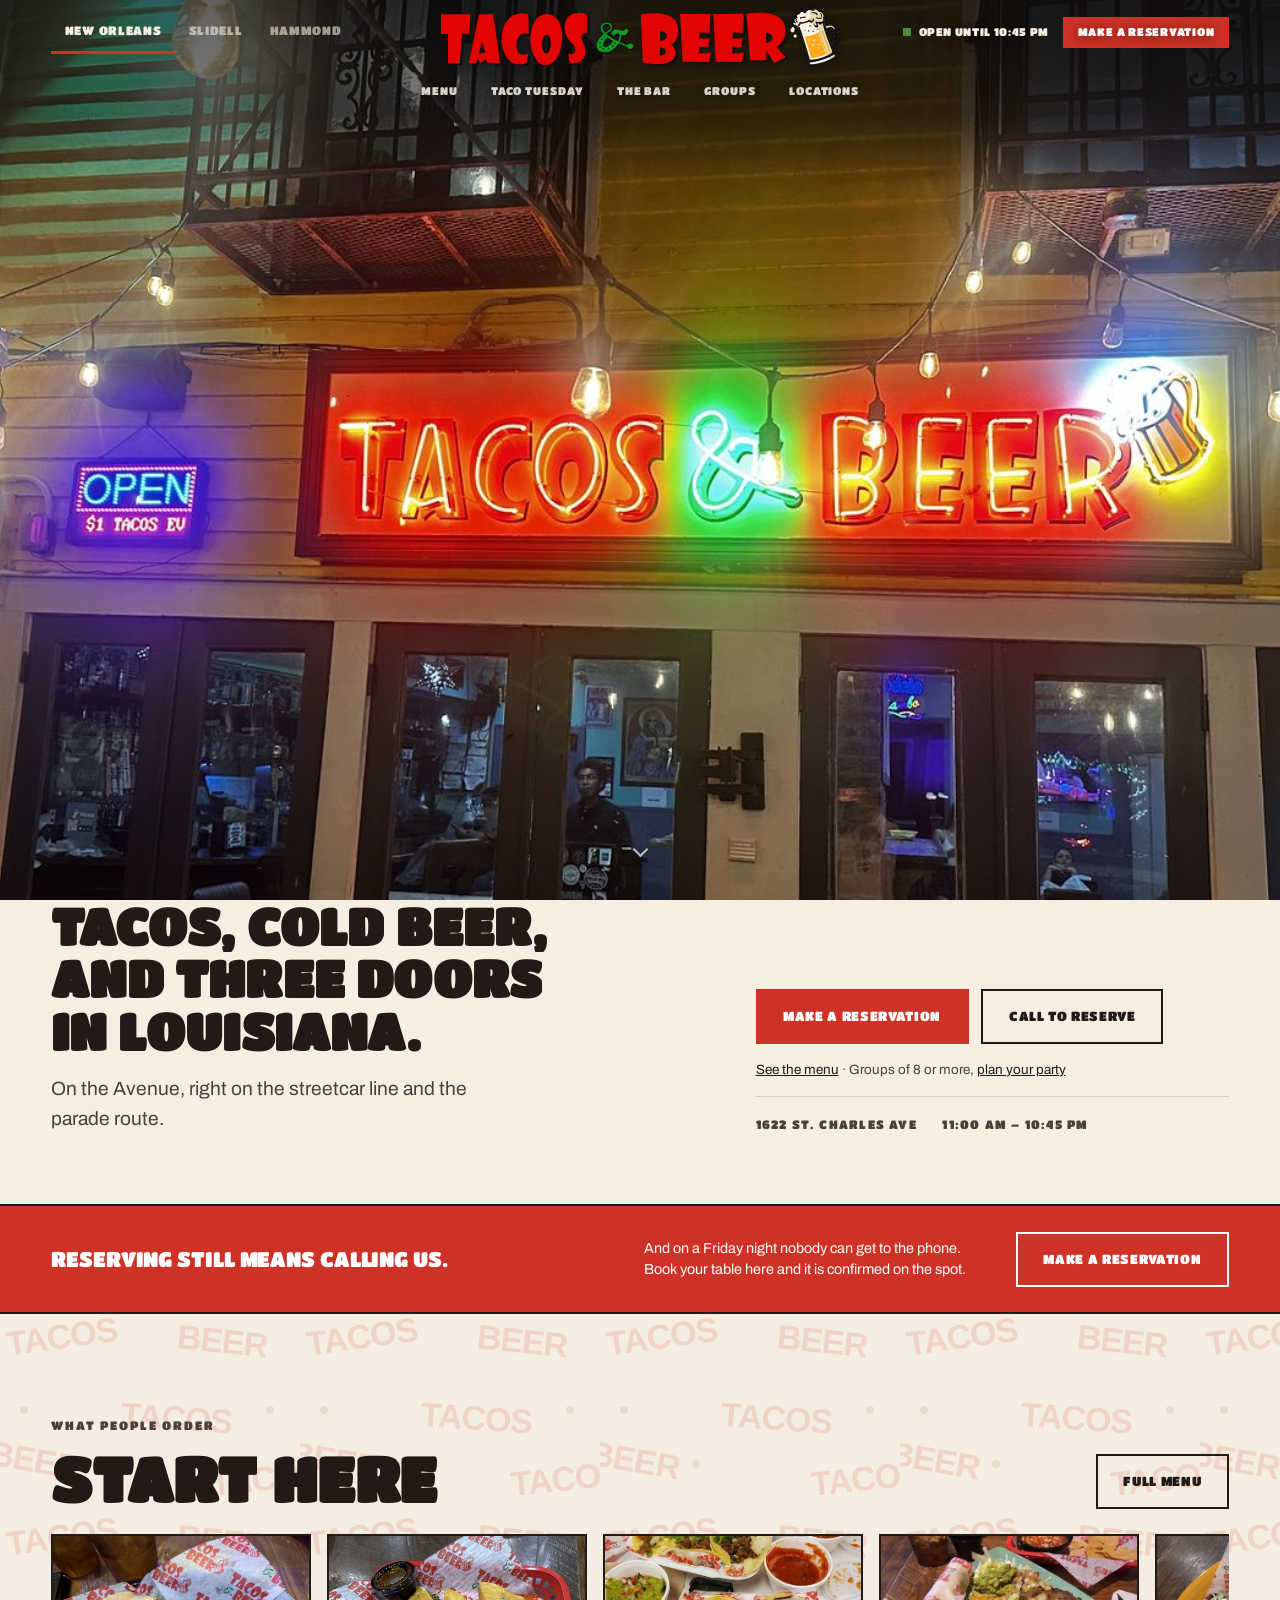
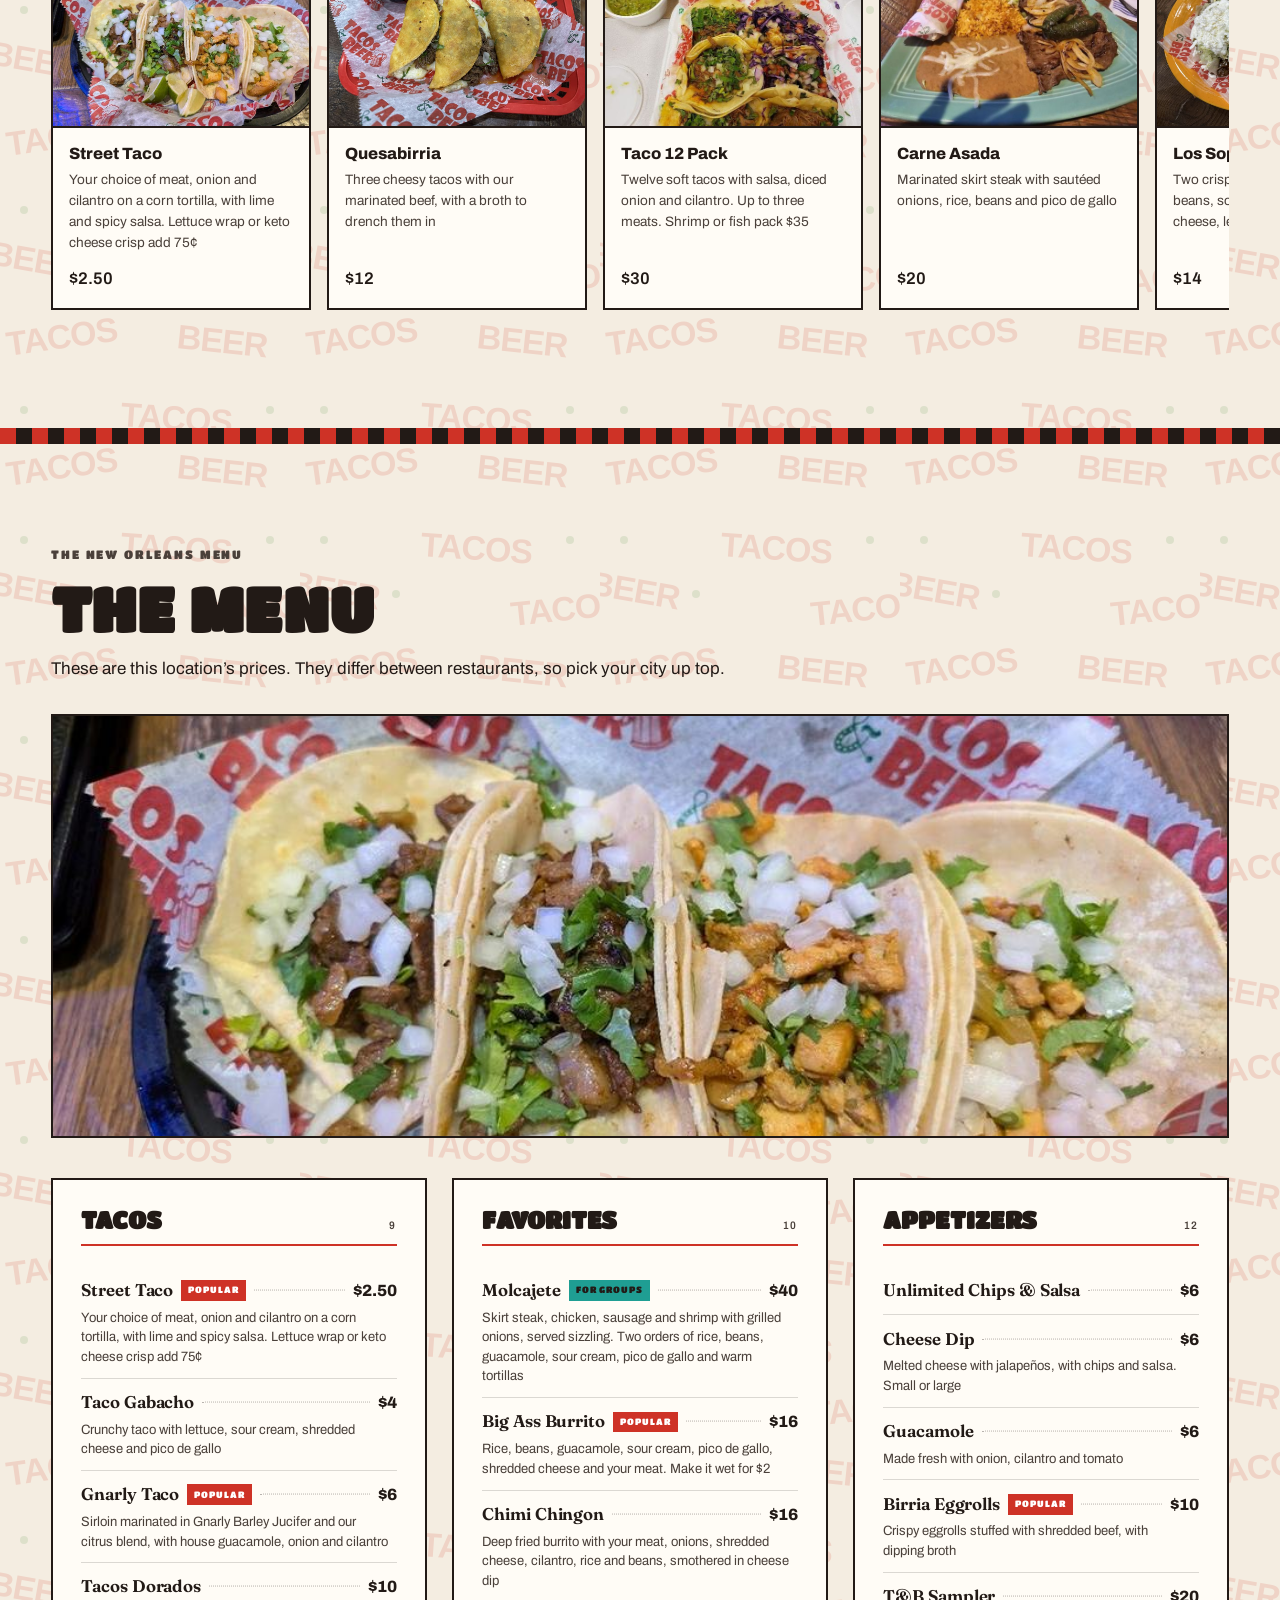
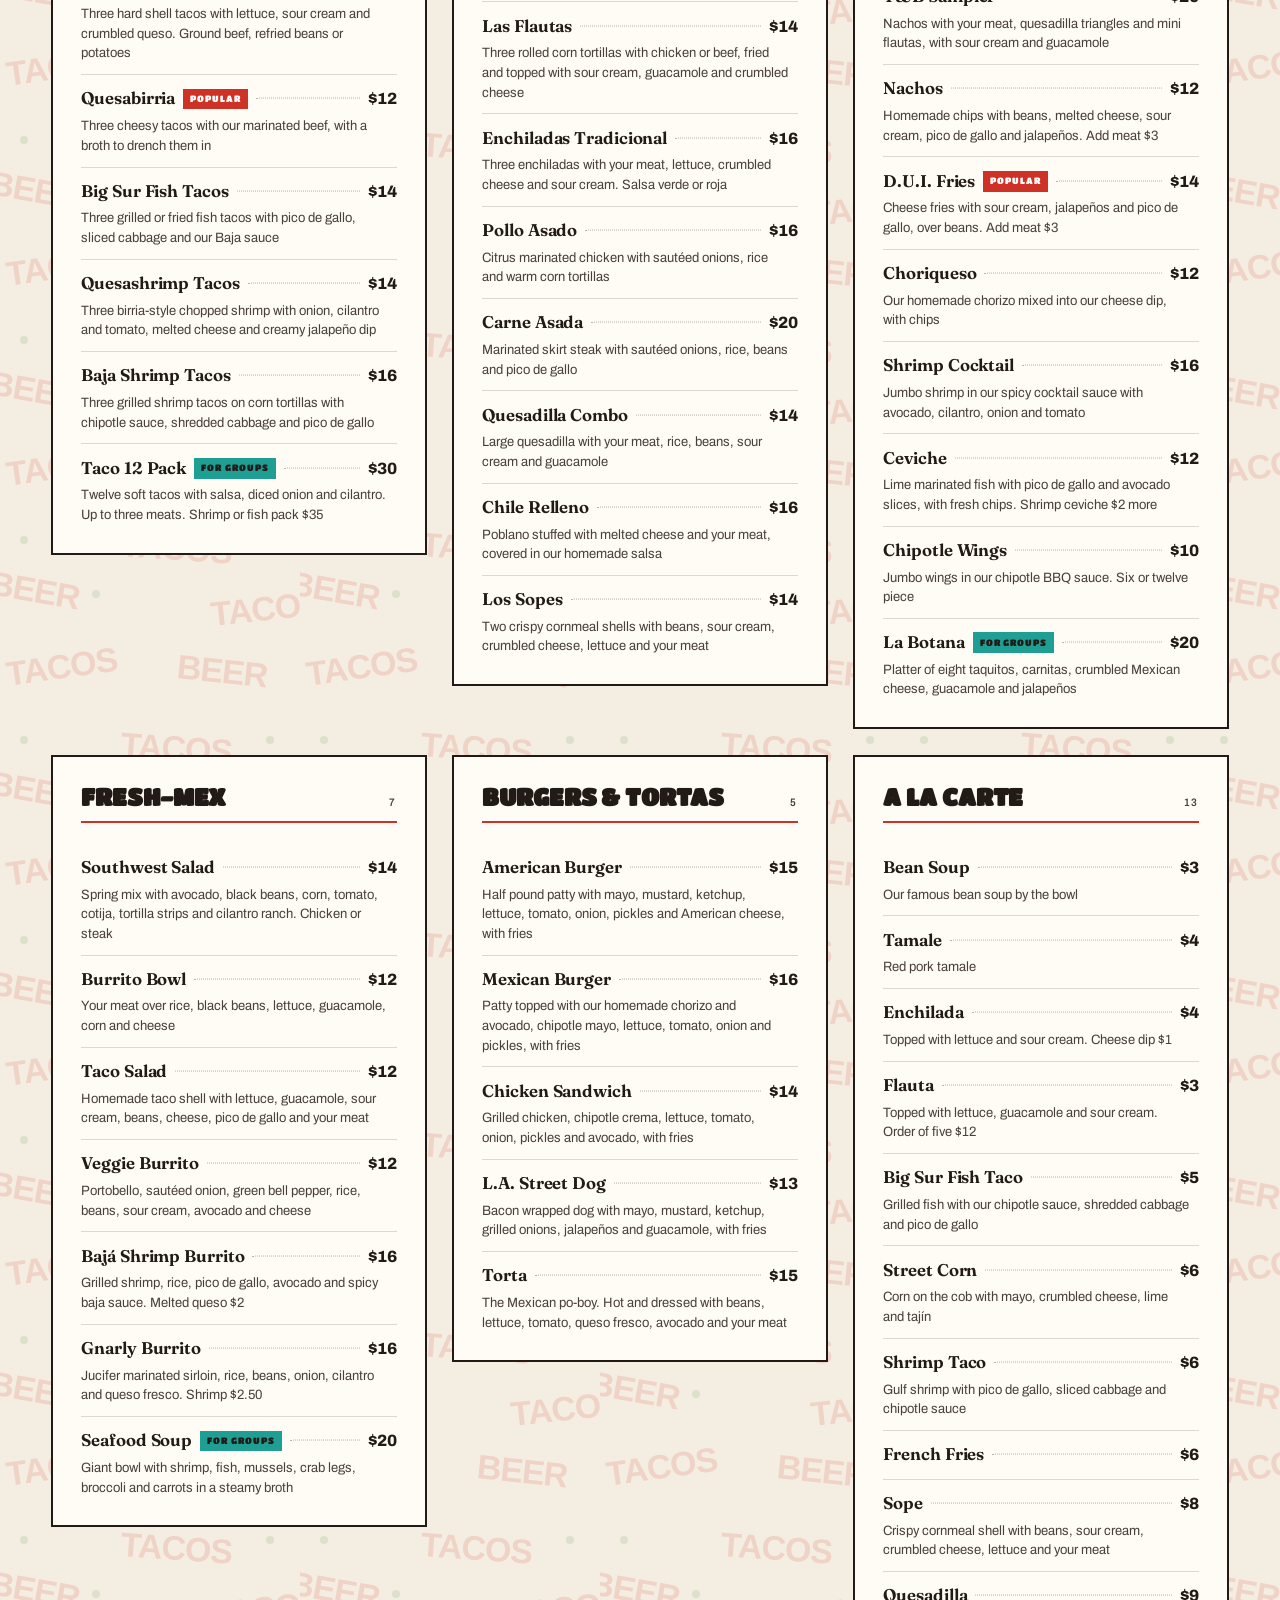
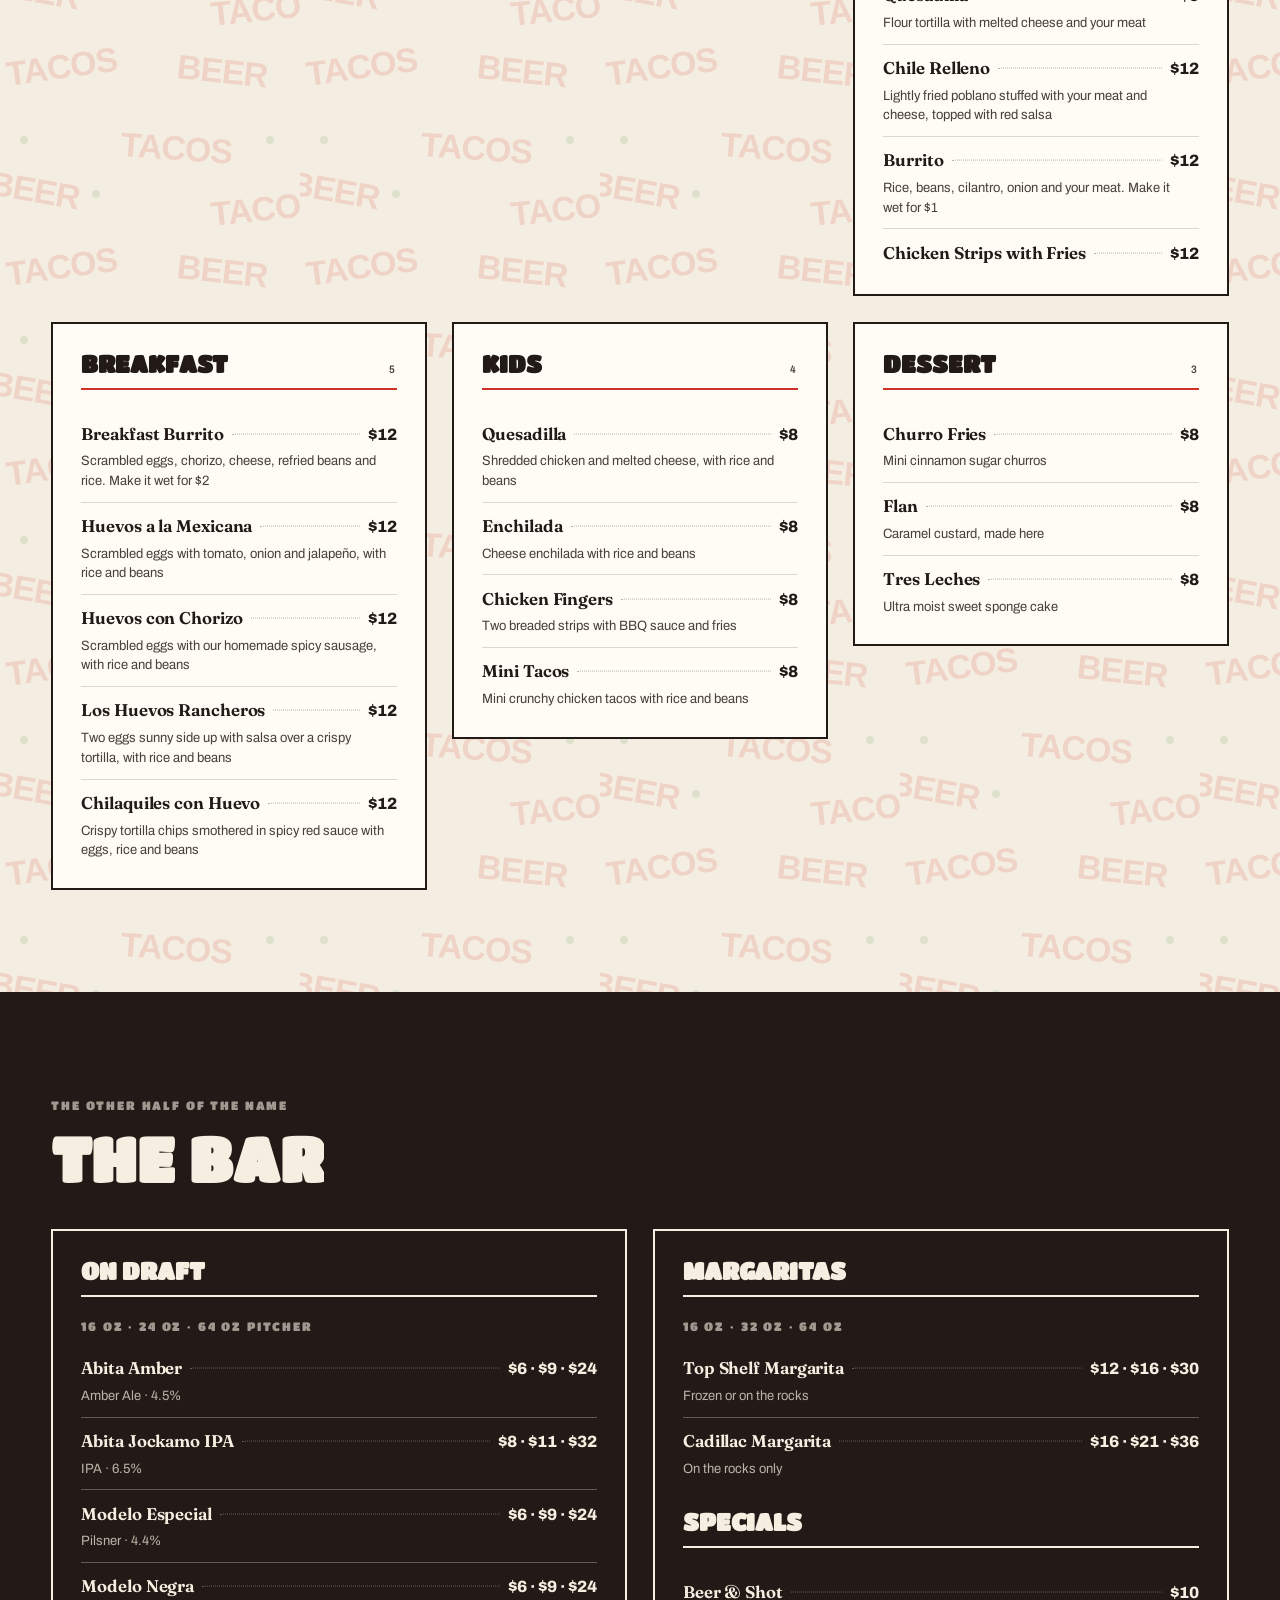
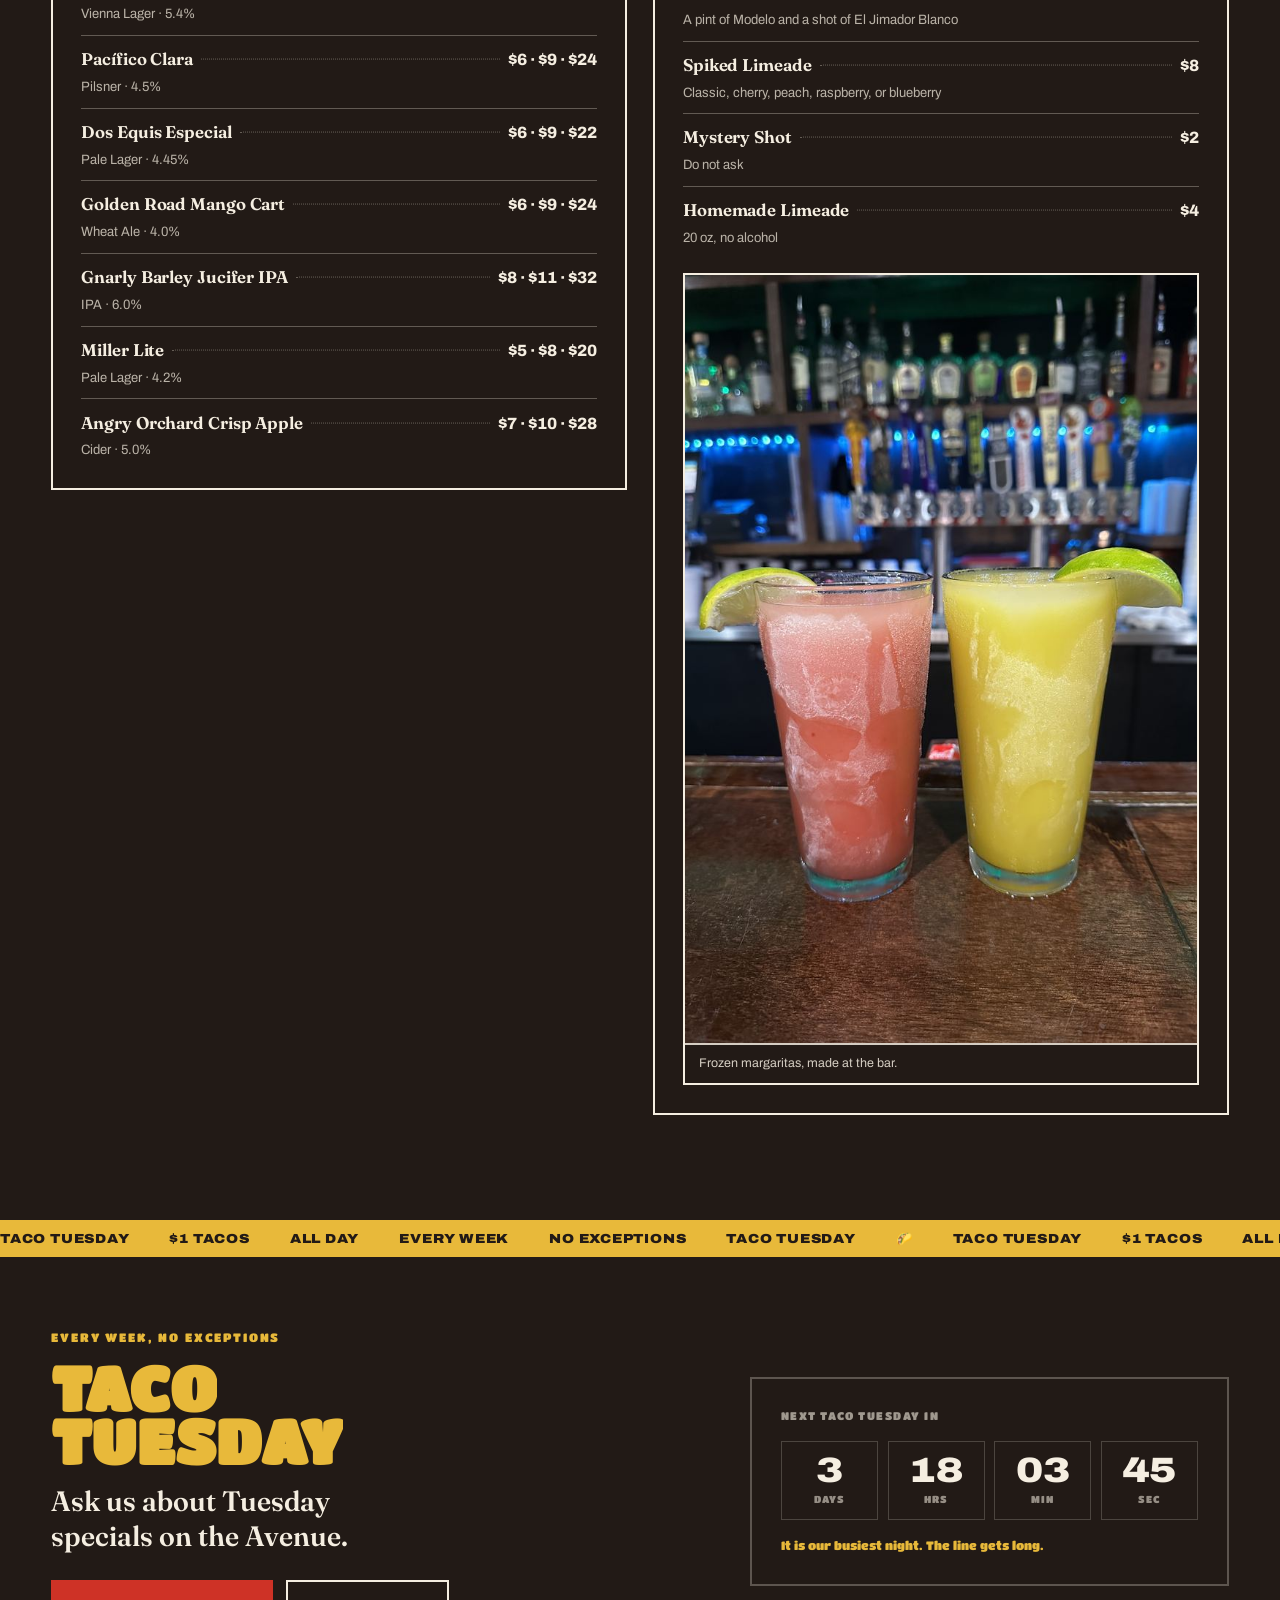
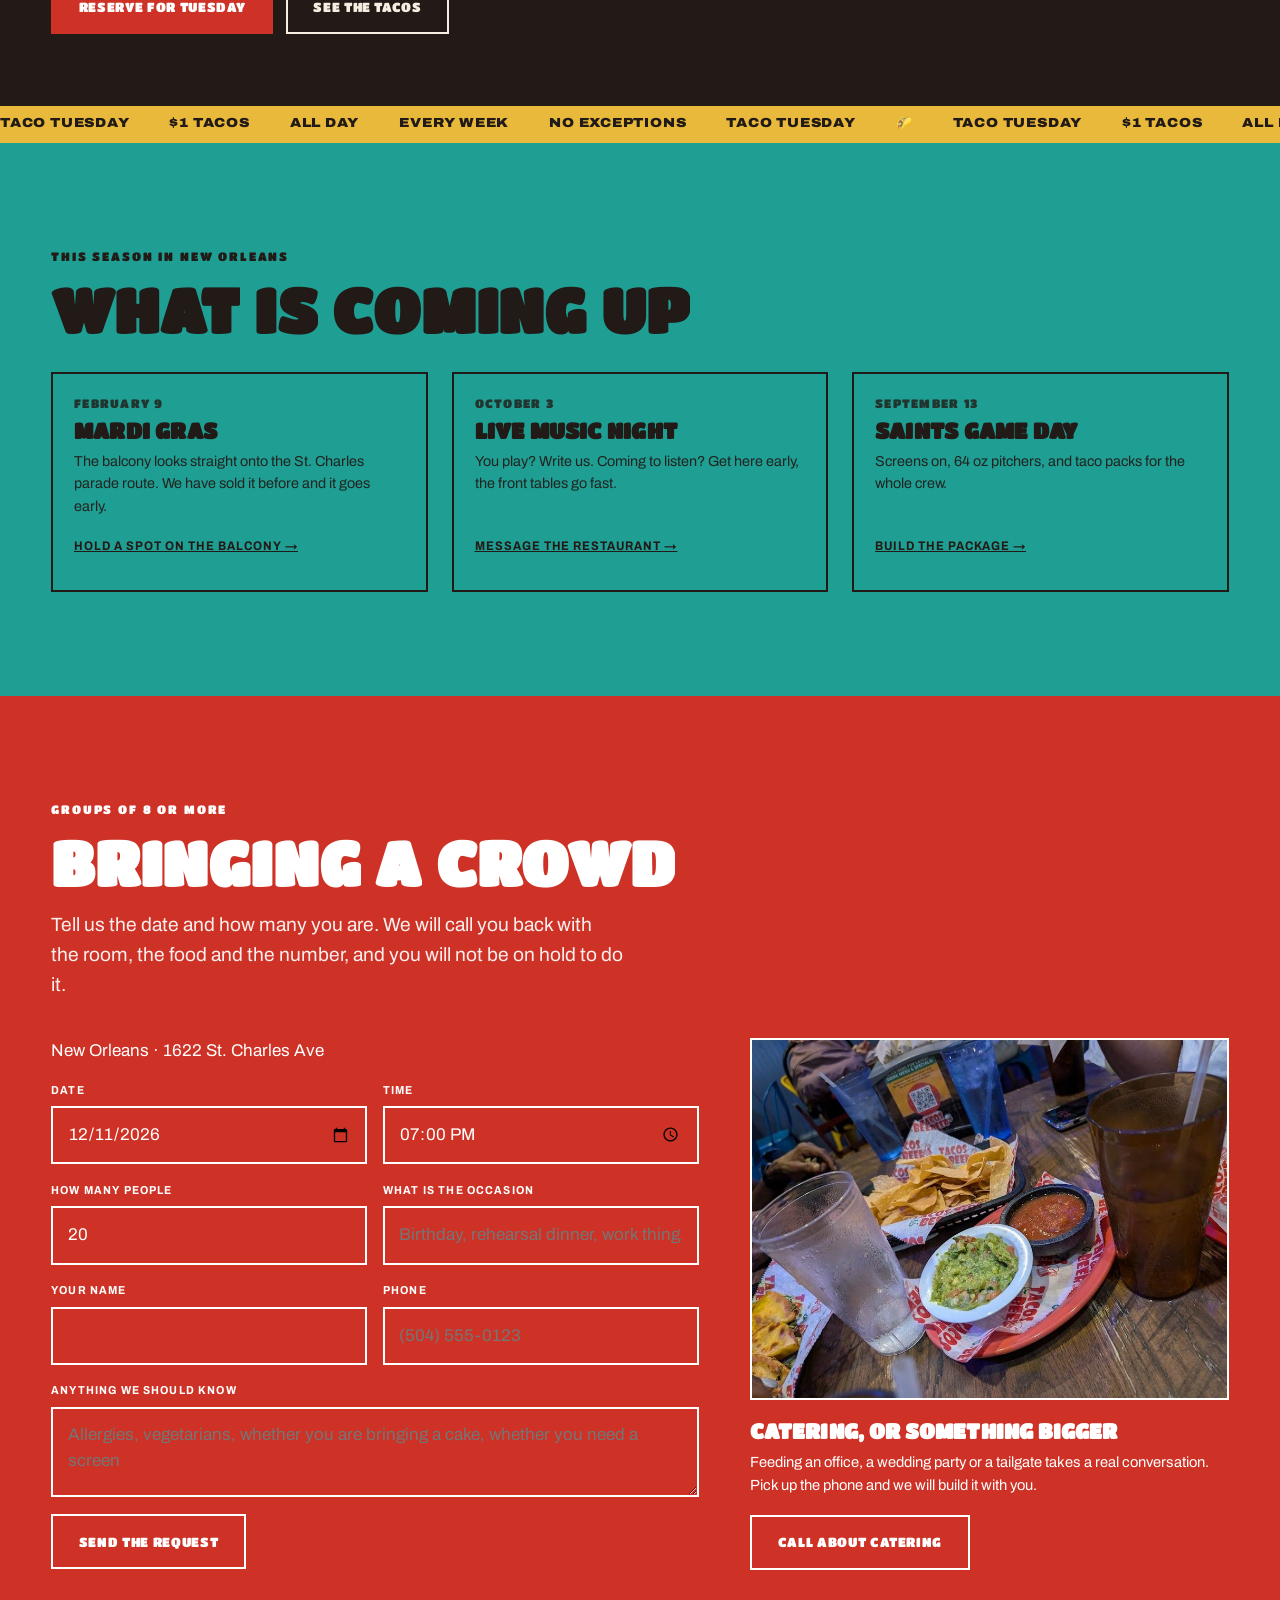
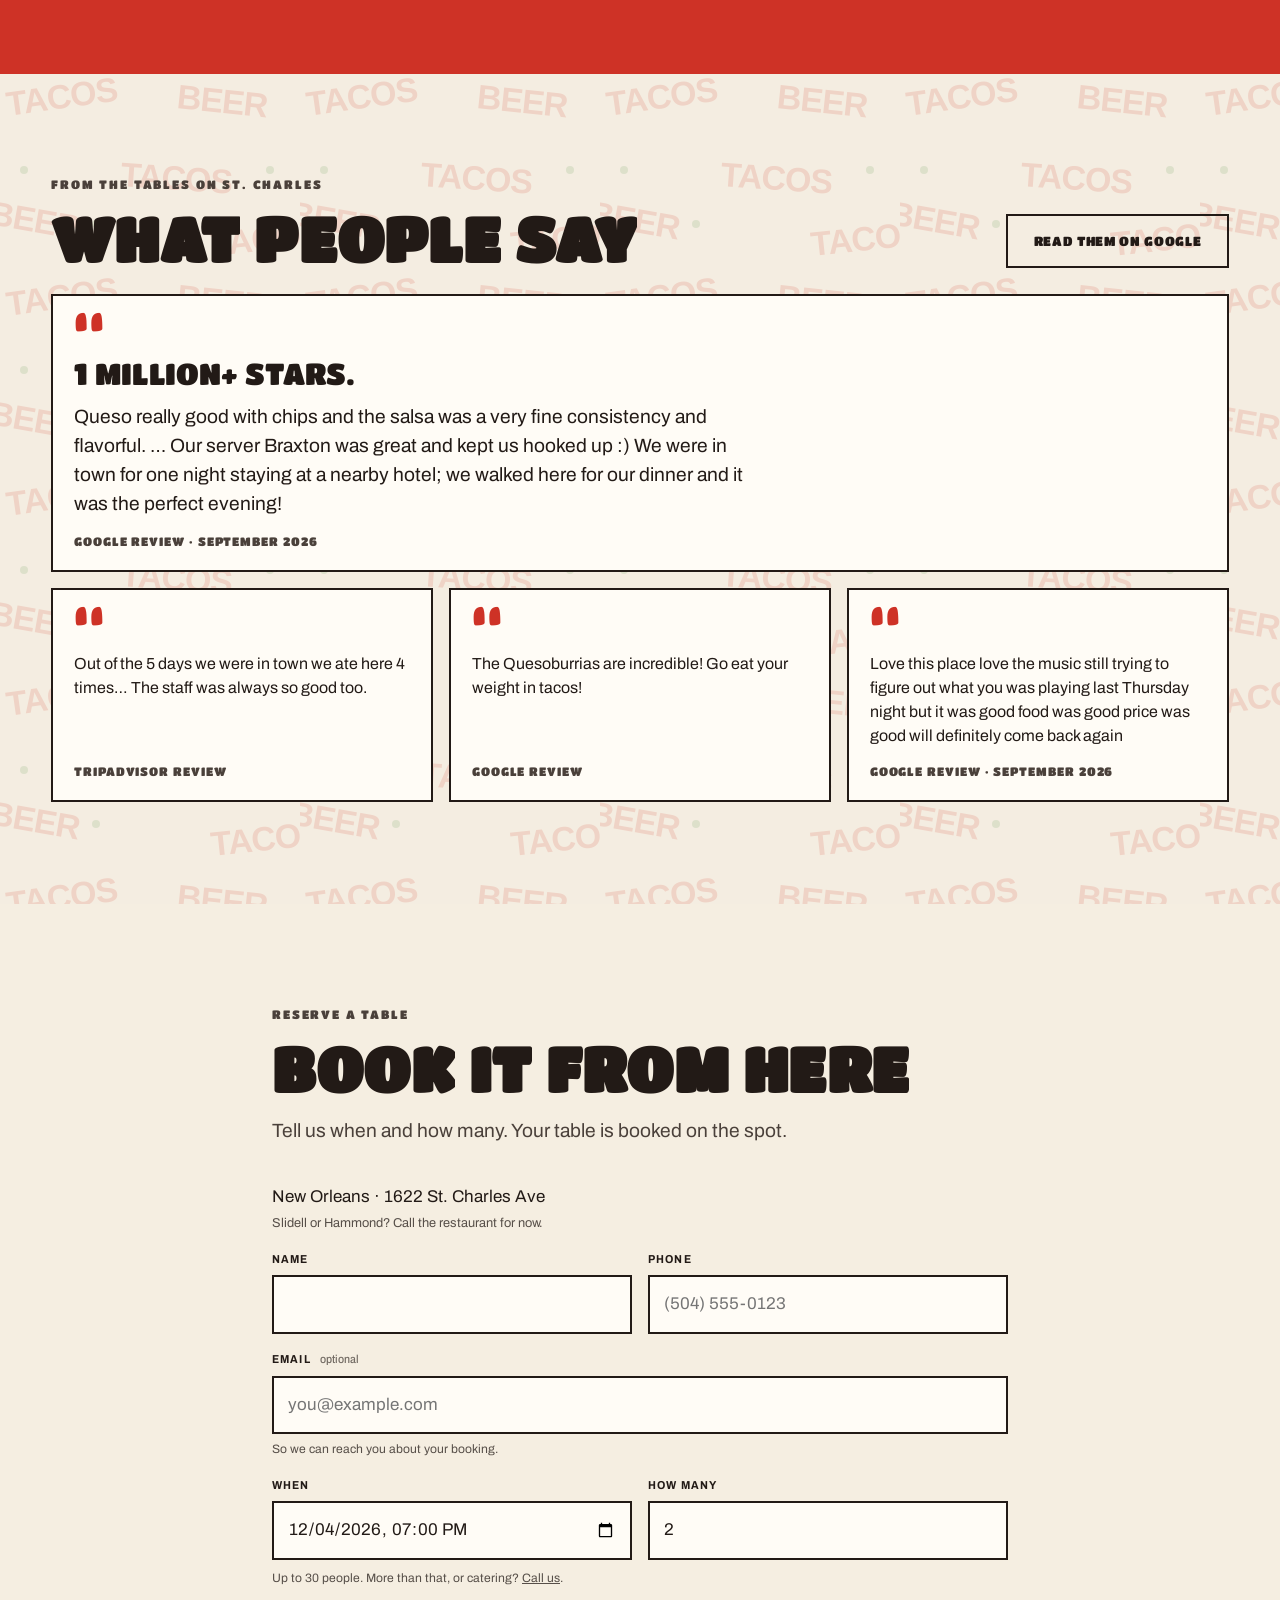
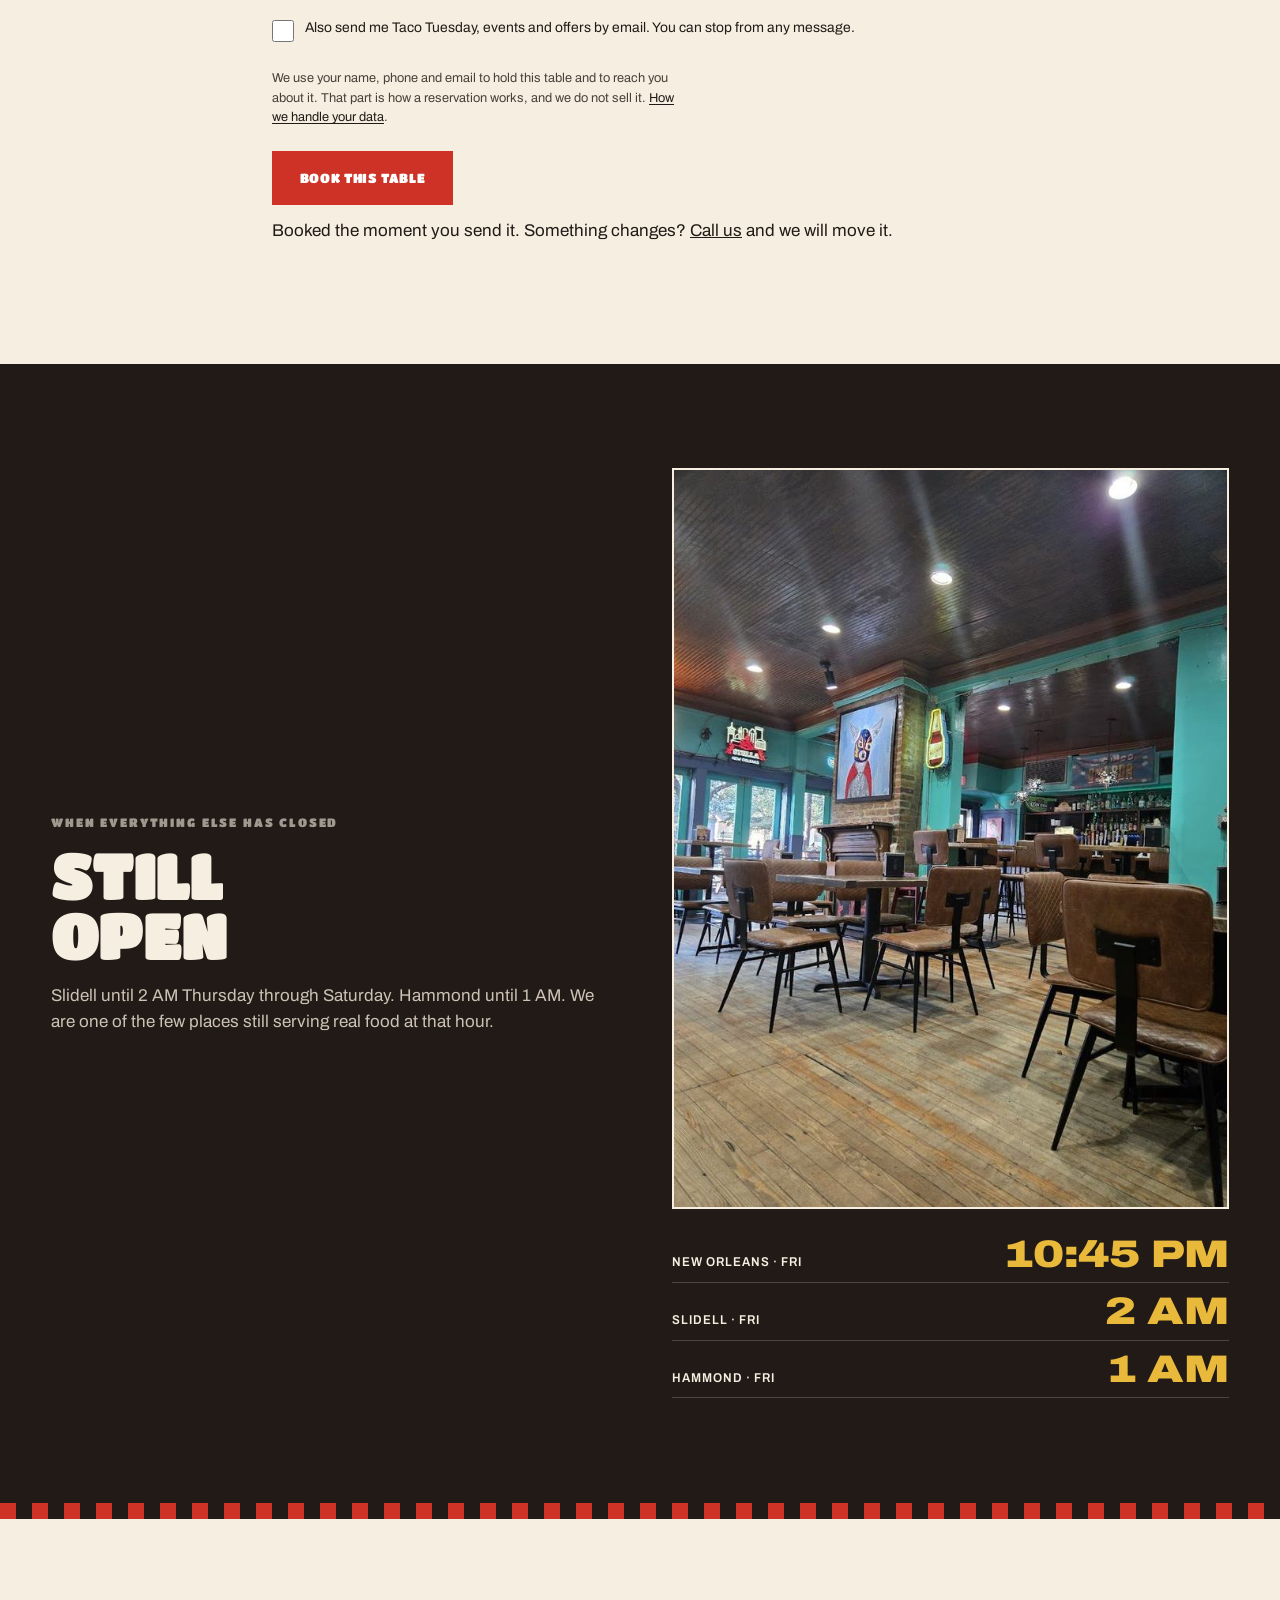
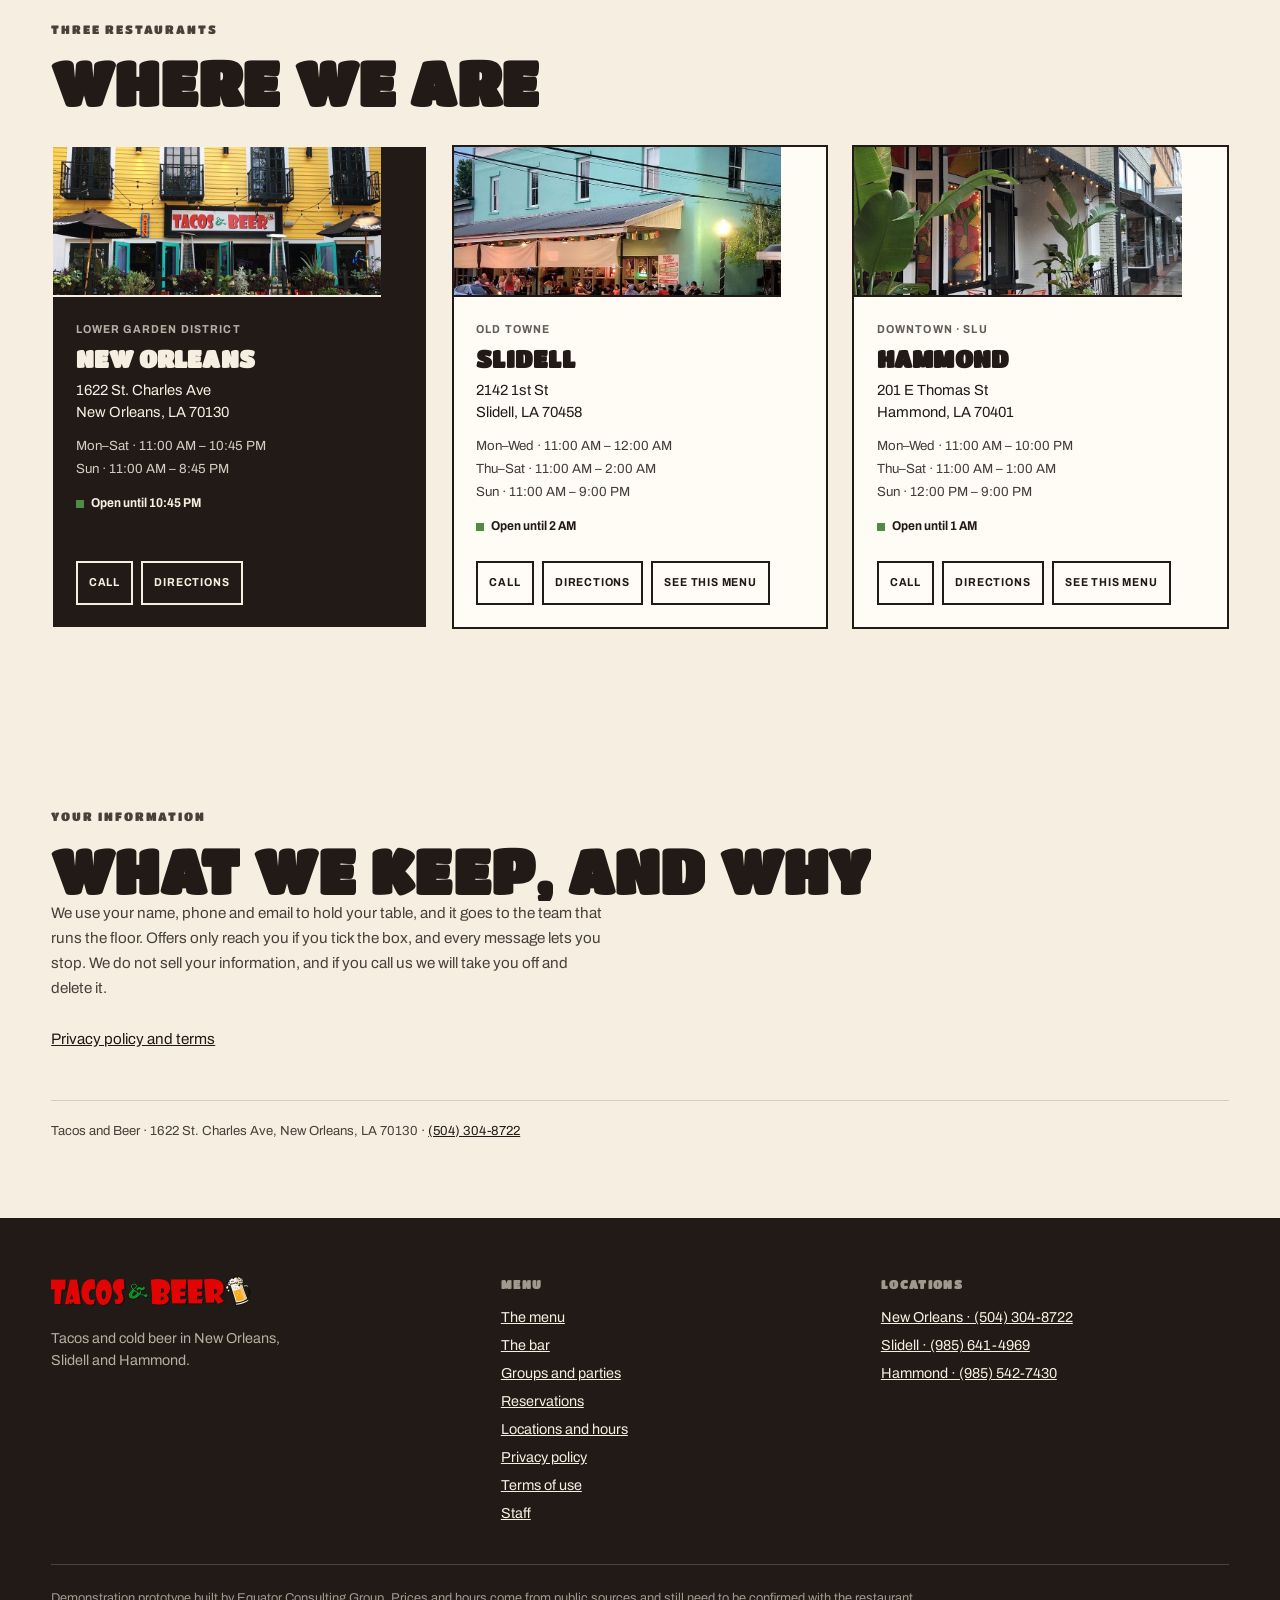
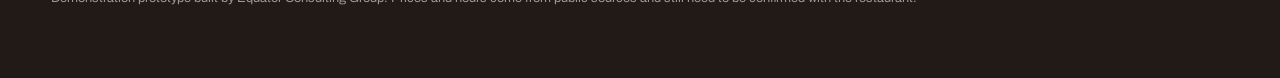
<file: index.html>
<!doctype html>
<html lang="en" data-loc="nola">
<head>
<meta charset="utf-8">
<meta name="robots" content="noindex,nofollow">
<meta name="viewport" content="width=device-width,initial-scale=1">
<title>Tacos and Beer — New Orleans · Slidell · Hammond</title>
<meta name="description" content="Tacos and cold beer in New Orleans, Slidell, and Hammond. Full menu, big tables for groups, and reservations you can make online.">
<link rel="icon" href="img/favicon.svg" type="image/svg+xml">
<link rel="stylesheet" href="styles.css?v16">
</head>
<body>

<!-- ===== barra de ubicación ===== -->
<div class="locbar">
  <div class="locbar-in">

    <!-- izquierda: elegir local, que es el control que manda en este sitio -->
    <div class="locpick" role="group" aria-label="Choose your location">
      <button type="button" data-loc="nola">New Orleans</button>
      <button type="button" data-loc="slidell">Slidell</button>
      <button type="button" data-loc="hammond">Hammond</button>
    </div>

    <!-- centro: la marca -->
    <a class="brand" href="#top"><img src="img/logo.png" alt="Tacos and Beer" width="399" height="60"><span class="sr">Tacos and Beer</span></a>

    <!-- derecha: si está abierto, y la única acción que importa -->
    <div class="lb-der">
      <a class="ttbadge" href="#tuesday" id="ttBadge">🌮 It is Taco Tuesday</a>
      <span class="latebadge">Late night</span>
      <span class="livestate"><span class="dot" id="dot"></span><span id="livetext">&mdash;</span></span>
      <a class="lb-cta" href="#waitlist">Make a reservation</a>
    </div>

  </div>

  <nav class="lb-nav" aria-label="Sections">
    <a href="#menu">Menu</a>
    <a href="#tuesday">Taco Tuesday</a>
    <a href="#bar">The bar</a>
    <a href="#parties">Groups</a>
    <a href="#locations">Locations</a>
  </nav>
</div>

<main id="top">

<!-- ===== hero ===== -->
<header class="hero">
  <!-- El letrero real encendido, fotografiado por ECG con autorización del
       local. La noche del 22 de agosto de 2026. -->
  <div class="hero-foto">
   <!-- La fachada de noche, grabada en el local. Va muda y en bucle, como
        fondo. Si el navegador no la deja arrancar sola, o si el visitante
        pidió menos movimiento, se apaga y queda el montaje de fotos debajo. -->
   <video class="hero-video" id="heroVideo" autoplay muted loop playsinline
          preload="auto"
          aria-label="The storefront on St. Charles Avenue at dusk with the neon sign lit, and then the bar inside on a busy night"></video>
   <script>
   /* La copia se elige ANTES de que el navegador pida nada. Por eso el video
      no trae src ni <source> en el marcado: en cuanto los tuviera, empezaría a
      bajar el archivo de escritorio, que pesa 10 MB y en un teléfono no hace
      ninguna falta. La copia de móvil mide 720x960 y 3.7 MB, que a 390 px de
      ancho se ve igual. Quien pide ahorro de datos recibe la ligera también. */
   (function(){
     var v = document.getElementById('heroVideo');
     if (!v) return;
     var c = navigator.connection || {};
     var ligera = matchMedia('(max-width:700px)').matches || c.saveData === true;
     if (ligera) {
       v.src = 'video/hero-movil-v3.mp4';
       v.poster = 'video/hero-poster-v3.jpg';
     } else {
       v.src = 'video/hero-ancho-v3.mp4';
       v.poster = 'video/hero-poster-ancho-v3.jpg';
       document.documentElement.classList.add('js-hero-ancho');
     }
   })();
   </script>
   <picture class="cuadro-base">
    <source media="(max-width:700px)" srcset="img/letrero-noche-movil.jpg">
    <img src="img/letrero-noche-1400.jpg"
         srcset="img/letrero-noche-800.jpg 800w, img/letrero-noche-1400.jpg 1400w, img/letrero-noche-2400.jpg 2400w"
         sizes="100vw" width="2400" height="1260" fetchpriority="high"
         alt="The Tacos and Beer neon sign lit up at night over the St. Charles Avenue patio">
   </picture>
  </div>

  <a class="hero-baja" href="#intro" aria-label="Skip to the details"><span></span></a>
</header>


<section class="intro" id="intro">
  <div class="wrap intro-in">
    <div>
      <h1 class="intro-t"><span class="sr">Tacos and Beer. </span>Tacos, cold beer, and three doors in Louisiana.</h1>
      <p class="intro-sub" id="heroPitch">&mdash;</p>
    </div>
    <div class="intro-acc">
      <div class="btn-row">
        <a class="btn btn-primary" href="#waitlist">Make a reservation</a>
        <a class="btn btn-ghost" id="heroCall" href="tel:+15043048722">Call to reserve</a>
      </div>
      <p class="intro-links"><a href="#menu">See the menu</a> · Groups of 8 or more, <a href="#parties">plan your party</a></p>
      <div class="intro-meta">
        <span id="heroAddr">&mdash;</span>
        <span id="heroHours">&mdash;</span>
      </div>
    </div>
  </div>
</section>

<aside class="tira-fila">
  <div class="wrap tira-in">
    <p class="tira-t">Reserving still means calling us.</p>
    <p class="tira-d">And on a Friday night nobody can get to the phone. Book your table here and it is confirmed on the spot.</p>
    <a class="btn btn-ghost" href="#waitlist">Make a reservation</a>
  </div>
</aside>

<!-- ===== rail de populares ===== -->
<section class="wrap papel">
  <div class="rail-head">
    <div>
      <p class="eyebrow">What people order</p>
      <h2 class="display">Start here</h2>
    </div>
    <a class="btn btn-ghost" href="#menu">Full menu</a>
  </div>
  <div class="rail" id="rail"></div>
</section>

<hr class="tala">

<!-- ===== menú ===== -->
<section class="wrap papel" id="menu">
  <p class="eyebrow">The <span id="menuLoc">New Orleans</span> menu</p>
  <h2 class="display">The menu</h2>
  <p class="hero-sub">These are this location’s prices. They differ between restaurants, so pick your city up top.</p>
  <figure class="shot wide">
    <img src="img/papel.jpg" alt="Carne asada and al pastor tacos served on our house paper" width="1000" height="753" loading="lazy">
  </figure>
  <div class="menu-grid" id="menuGrid" style="margin-top:2.5rem"></div>
</section>

<!-- ===== barra ===== -->
<section class="band band-comal" id="bar">
  <div class="wrap">
    <p class="eyebrow">The other half of the name</p>
    <h2 class="display">The bar</h2>
    <div class="menu-grid" style="margin-top:2.5rem">
      <div class="menu-cat">
        <h3 class="display">On draft</h3>
        <p class="eyebrow" style="margin-bottom:.6rem">16 oz · 24 oz · 64 oz pitcher</p>
        <div id="draft"></div>
      </div>
      <div class="menu-cat">
        <h3 class="display">Margaritas</h3>
        <p class="eyebrow" style="margin-bottom:.6rem">16 oz · 32 oz · 64 oz</p>
        <div id="margs"></div>
        <h3 class="display" style="margin-top:2rem">Specials</h3>
        <div id="specials"></div>
        <figure class="shot" style="margin-top:1.6rem">
          <img src="img/margaritas-frozen.jpg" alt="Two frozen margaritas with lime on the bar, one pink and one yellow" width="700" height="1050" loading="lazy">
          <figcaption>Frozen margaritas, made at the bar.</figcaption>
        </figure>
      </div>
    </div>
  </div>
</section>

<!-- ===== taco tuesday ===== -->
<section class="tt" id="tuesday">
  <div class="tt-strip" aria-hidden="true"><div class="tt-run" id="ttRun"></div></div>
  <div class="wrap tt-in">
    <div class="tt-copy">
      <p class="eyebrow">Every week, no exceptions</p>
      <h2 class="display tt-title">Taco<br>Tuesday</h2>
      <p class="tt-line" id="ttLine">$1 tacos. All day. Every Tuesday.</p>
      <p class="tt-note" id="ttNote"></p>
      <div class="btn-row" style="margin-top:1.6rem">
        <a class="btn btn-primary" href="#waitlist">Reserve for Tuesday</a>
        <a class="btn btn-ghost" href="#menu">See the tacos</a>
      </div>
    </div>
    <div class="tt-clock" id="ttClock">
      <p class="tt-clock-k" id="ttClockK">Next Taco Tuesday in</p>
      <div class="tt-dial">
        <div><span class="v" id="ttD">0</span><span class="u">days</span></div>
        <div><span class="v" id="ttH">0</span><span class="u">hrs</span></div>
        <div><span class="v" id="ttM">0</span><span class="u">min</span></div>
        <div><span class="v" id="ttS">0</span><span class="u">sec</span></div>
      </div>
      <p class="tt-warn">It is our busiest night. The line gets long.</p>
    </div>
  </div>
  <div class="tt-strip flip" aria-hidden="true"><div class="tt-run" id="ttRun2"></div></div>
</section>

<!-- ===== calendario ===== -->
<section class="band band-turquesa">
  <div class="wrap">
    <p class="eyebrow">This season in <span id="evLoc">New Orleans</span></p>
    <h2 class="display">What is coming up</h2>
    <div class="events" id="events"></div>
  </div>
</section>

<!-- ===== party planner ===== -->
<section class="band band-rojo" id="parties">
  <div class="wrap">
    <p class="eyebrow">Groups of 8 or more</p>
    <h2 class="display">Bringing a crowd</h2>
    <p class="intro-sub" style="color:rgba(255,255,255,.92);max-width:52ch">Tell us the date and how many you are. We will call you back with the room, the food and the number, and you will not be on hold to do it.</p>

    <div class="grupo-in">
      <form id="partyForm">
        <input type="hidden" id="pLoc" value="nola">
        <p class="solo-local">New Orleans · 1622 St. Charles Ave</p>

        <div class="grid2">
          <div class="field">
            <label for="pDate">Date</label>
            <input type="date" id="pDate" required>
          </div>
          <div class="field">
            <label for="pTime">Time</label>
            <input type="time" id="pTime" value="19:00" required>
          </div>
        </div>

        <div class="grid2">
          <div class="field">
            <label for="pGuests">How many people</label>
            <input type="number" id="pGuests" min="8" max="200" value="20" step="1" required inputmode="numeric">
          </div>
          <div class="field">
            <label for="pOcc">What is the occasion</label>
            <input type="text" id="pOcc" placeholder="Birthday, rehearsal dinner, work thing…">
          </div>
        </div>

        <div class="grid2">
          <div class="field">
            <label for="pName">Your name</label>
            <input type="text" id="pName" required autocomplete="name">
          </div>
          <div class="field">
            <label for="pPhone">Phone</label>
            <input type="tel" id="pPhone" required autocomplete="tel" placeholder="(504) 555-0123">
          </div>
        </div>

        <div class="field">
          <label for="pNotes">Anything we should know</label>
          <textarea id="pNotes" placeholder="Allergies, vegetarians, whether you are bringing a cake, whether you need a screen"></textarea>
        </div>

        <button class="btn btn-ghost" type="submit" style="color:#fff;border-color:#fff">Send the request</button>
      </form>

      <aside class="grupo-lado">
        <figure class="shot">
          <img src="img/mesa.jpg" alt="A shared table with chips, guacamole, and salsas" width="900" height="678" loading="lazy">
        </figure>
        <h3 class="display" style="font-size:1.3rem;margin:1.4rem 0 .6rem">Catering, or something bigger</h3>
        <p style="margin:0 0 1.2rem;font-size:.92rem;line-height:1.5">Feeding an office, a wedding party or a tailgate takes a real conversation. Pick up the phone and we will build it with you.</p>
        <a class="btn btn-ghost" id="partyCall" href="tel:+15043048722" style="color:#fff;border-color:#fff">Call about catering</a>
      </aside>
    </div>
  </div>
</section>

<!-- ===== reseñas =====
     Citas textuales de reseñas públicas del local de New Orleans. Fuente:
     reseñas de Google vistas en Restaurantji (las de septiembre de 2026, las
     tres con 5 estrellas) y TripAdvisor, citada en research/01-restaurant-profile.md.
     No se corrige la redacción de nadie: lo que está entre comillas es lo que
     escribió el cliente. Los "…" marcan solo los cortes. -->
<section class="wrap papel" id="resenas">
  <div class="rail-head">
    <div>
      <p class="eyebrow">From the tables on St. Charles</p>
      <h2 class="display">What people say</h2>
    </div>
    <a class="btn btn-ghost" href="https://www.google.com/maps/search/?api=1&amp;query=Tacos+and+Beer+1622+St+Charles+Ave+New+Orleans" target="_blank" rel="noopener">Read them on Google</a>
  </div>
  <div class="resenas" id="resenasGrid">
    <figure class="resena resena-grande">
      <p class="resena-gancho">1 million+ stars.</p>
      <blockquote>Queso really good with chips and the salsa was a very fine consistency and flavorful. … Our server Braxton was great and kept us hooked up :) We were in town for one night staying at a nearby hotel; we walked here for our dinner and it was the perfect evening!</blockquote>
      <figcaption>Google review · September 2026</figcaption>
    </figure>
    <figure class="resena">
      <blockquote>Out of the 5 days we were in town we ate here 4 times… The staff was always so good too.</blockquote>
      <figcaption>TripAdvisor review</figcaption>
    </figure>
    <figure class="resena">
      <blockquote>The Quesoburrias are incredible! Go eat your weight in tacos!</blockquote>
      <figcaption>Google review</figcaption>
    </figure>
    <figure class="resena">
      <blockquote>Love this place love the music still trying to figure out what you was playing last Thursday night but it was good food was good price was good will definitely come back again</blockquote>
      <figcaption>Google review · September 2026</figcaption>
    </figure>
  </div>
</section>

<!-- ===== lista de espera ===== -->
<section class="wrap" id="waitlist">
 <div class="reserva-col">
  <p class="eyebrow">Reserve a table</p>
  <h2 class="display">Book it from here</h2>
  <p class="intro-sub" style="max-width:54ch">Tell us when and how many. Your table is booked on the spot.</p>

  <div class="reserva">
    <form id="waitForm">
      <input type="hidden" id="rLoc" value="nola">
      <p class="solo-local">New Orleans · 1622 St. Charles Ave
        <span>Slidell or Hammond? Call the restaurant for now.</span></p>

      <div class="grid2">
        <div class="field">
          <label for="wName">Name</label>
          <input type="text" id="wName" required autocomplete="name">
        </div>
        <div class="field">
          <label for="wPhone">Phone</label>
          <input type="tel" id="wPhone" required autocomplete="tel" placeholder="(504) 555-0123">
        </div>
      </div>

      <div class="field">
        <label for="wEmail">Email <span class="opt">optional</span></label>
        <input type="email" id="wEmail" autocomplete="email" placeholder="you@example.com"
               inputmode="email" spellcheck="false">
        <span class="hint">So we can reach you about your booking.</span>
      </div>

      <div class="grid2">
        <div class="field">
          <label for="rWhen">When</label>
          <input type="datetime-local" id="rWhen" required>
        </div>
        <div class="field">
          <label for="rSize">How many</label>
          <input type="number" id="rSize" min="1" max="30" value="2" step="1" required
                 inputmode="numeric" aria-describedby="pistaSize">
        </div>
      </div>
      <p class="hint pista-fila" id="pistaSize">Up to 30 people. More than that, or catering? <a href="tel:+15043048722">Call us</a>.</p>

      <div class="permiso">
        <label class="permiso-check">
          <input type="checkbox" id="wOptin">
          <span>Also send me Taco Tuesday, events and offers by email.
                You can stop from any message.</span>
        </label>
        <p class="permiso-nota">
          We use your name, phone and email to hold this table and to reach you
          about it. That part is how a reservation works, and we do not sell it.
          <a href="#privacidad">How we handle your data</a>.
        </p>
      </div>

      <button class="btn btn-primary" type="submit">Book this table</button>
      <p class="hint" style="margin-top:.8rem">Booked the moment you send it. Something changes? <a id="waitCall" href="tel:+15043048722">Call us</a> and we will move it.</p>
    </form>

  </div>
 </div>
</section>

<!-- ===== late night ===== -->
<section class="band band-comal">
  <div class="wrap late">
    <div>
      <p class="eyebrow">When everything else has closed</p>
      <h2 class="display">Still<br>open</h2>
      <p class="hero-sub" style="color:rgba(246,236,220,.8)">Slidell until 2 AM Thursday through Saturday. Hammond until 1 AM. We are one of the few places still serving real food at that hour.</p>
    </div>
    <div>
      <figure class="shot" style="margin-bottom:1.6rem">
        <img src="img/comedor.jpg" alt="The New Orleans dining room: turquoise walls, exposed brick, and neon" width="700" height="933" loading="lazy">
      </figure>
      <div class="late-hours" id="lateHours"></div>
    </div>
  </div>
</section>

<hr class="tala">

<!-- ===== ubicaciones ===== -->
<section class="wrap" id="locations">
  <p class="eyebrow">Three restaurants</p>
  <h2 class="display">Where we are</h2>
  <div class="locs" id="locs"></div>
</section>

</main>

<!-- ===== cómo se tratan los datos ===== -->
<section class="wrap privacidad" id="privacidad">
  <p class="eyebrow">Your information</p>
  <h2 class="display">What we keep, and why</h2>

  <p class="priv-corto">We use your name, phone and email to hold your table, and it goes
  to the team that runs the floor. Offers only reach you if you tick the box, and
  every message lets you stop. We do not sell your information, and if you call
  us we will take you off and delete it.</p>
  <p><a class="priv-link" href="legal.html">Privacy policy and terms</a></p>

  <p class="priv-pie">
    Tacos and Beer · 1622 St. Charles Ave, New Orleans, LA 70130 ·
    <a href="tel:+15043048722">(504) 304-8722</a>
  </p>
</section>

<footer>
  <div class="wrap">
    <div class="foot">
      <div>
        <a class="brand" href="#top"><img src="img/logo.png" alt="Tacos and Beer" width="399" height="60" loading="lazy"></a>
        <p style="max-width:32ch;color:rgba(246,236,220,.7);font-size:.9rem;margin-top:.8rem">
          Tacos and cold beer in New Orleans, Slidell and Hammond.
        </p>
      </div>
      <div>
        <h4>Menu</h4>
        <p style="display:grid;gap:.35rem;margin:0;font-size:.9rem">
          <a href="#menu">The menu</a>
          <a href="#bar">The bar</a>
          <a href="#parties">Groups and parties</a>
          <a href="#waitlist">Reservations</a>
          <a href="#locations">Locations and hours</a>
          <a href="legal.html">Privacy policy</a>
          <a href="legal.html#terms">Terms of use</a>
          <a href="reservas.html" rel="nofollow">Staff</a>
        </p>
      </div>
      <div>
        <h4>Locations</h4>
        <p style="display:grid;gap:.35rem;margin:0;font-size:.9rem" id="footLocs"></p>
      </div>
    </div>
    <p class="proto">
      Demonstration prototype built by Equator Consulting Group. Prices and hours come from public sources and still need to be confirmed with the restaurant.
    </p>
  </div>
</footer>

<!-- ===== barra móvil ===== -->
<nav class="sticky" aria-label="Quick actions">
  <a class="main" href="#waitlist">
    <svg viewBox="0 0 24 24" fill="none" stroke="currentColor" stroke-width="2"><circle cx="12" cy="12" r="9"/><path d="M12 7v5l3 2"/></svg>
    Reserve
  </a>
  <a href="#menu">
    <svg viewBox="0 0 24 24" fill="none" stroke="currentColor" stroke-width="2"><path d="M4 5h16M4 12h16M4 19h10"/></svg>
    Menu
  </a>
  <a id="stickyMaps" href="#locations" target="_blank" rel="noopener">
    <svg viewBox="0 0 24 24" fill="none" stroke="currentColor" stroke-width="2"><path d="M20 10c0 6-8 12-8 12s-8-6-8-12a8 8 0 0 1 16 0z"/><circle cx="12" cy="10" r="3"/></svg>
    Directions
  </a>
  <a id="stickyCall" href="tel:+15043048722">
    <svg viewBox="0 0 24 24" fill="none" stroke="currentColor" stroke-width="2"><path d="M22 16.9v3a2 2 0 0 1-2.2 2 19.8 19.8 0 0 1-8.6-3.1 19.5 19.5 0 0 1-6-6A19.8 19.8 0 0 1 2.1 4.2 2 2 0 0 1 4.1 2h3a2 2 0 0 1 2 1.7c.1 1 .3 1.9.6 2.8a2 2 0 0 1-.5 2.1L8.1 9.9a16 16 0 0 0 6 6l1.3-1.1a2 2 0 0 1 2.1-.5c.9.3 1.8.5 2.8.6a2 2 0 0 1 1.7 2z"/></svg>
    Call
  </a>
</nav>

<div class="toast" id="toast" role="status" aria-live="polite"></div>

<script type="application/ld+json" id="schema"></script>
<script src="data.js?v15"></script>
<script src="app.js?v17"></script>
</body>
</html>
</file>
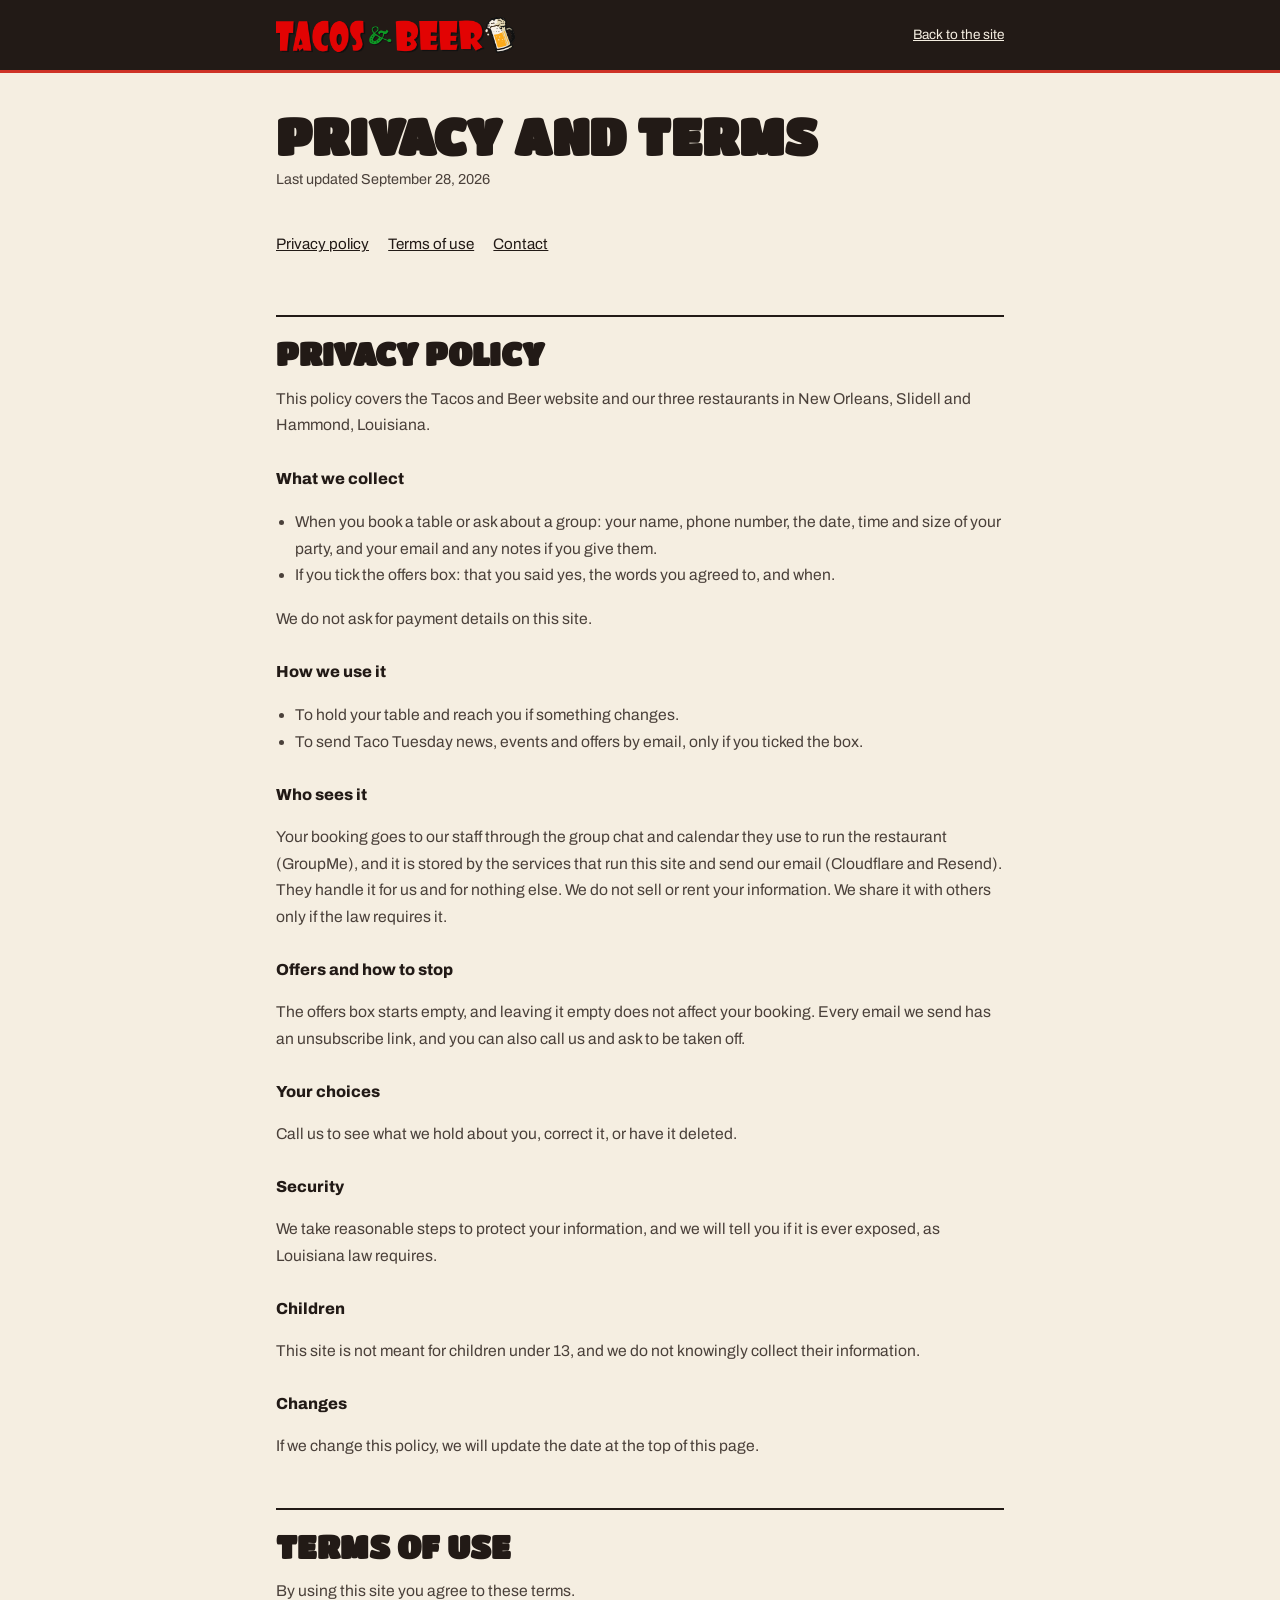
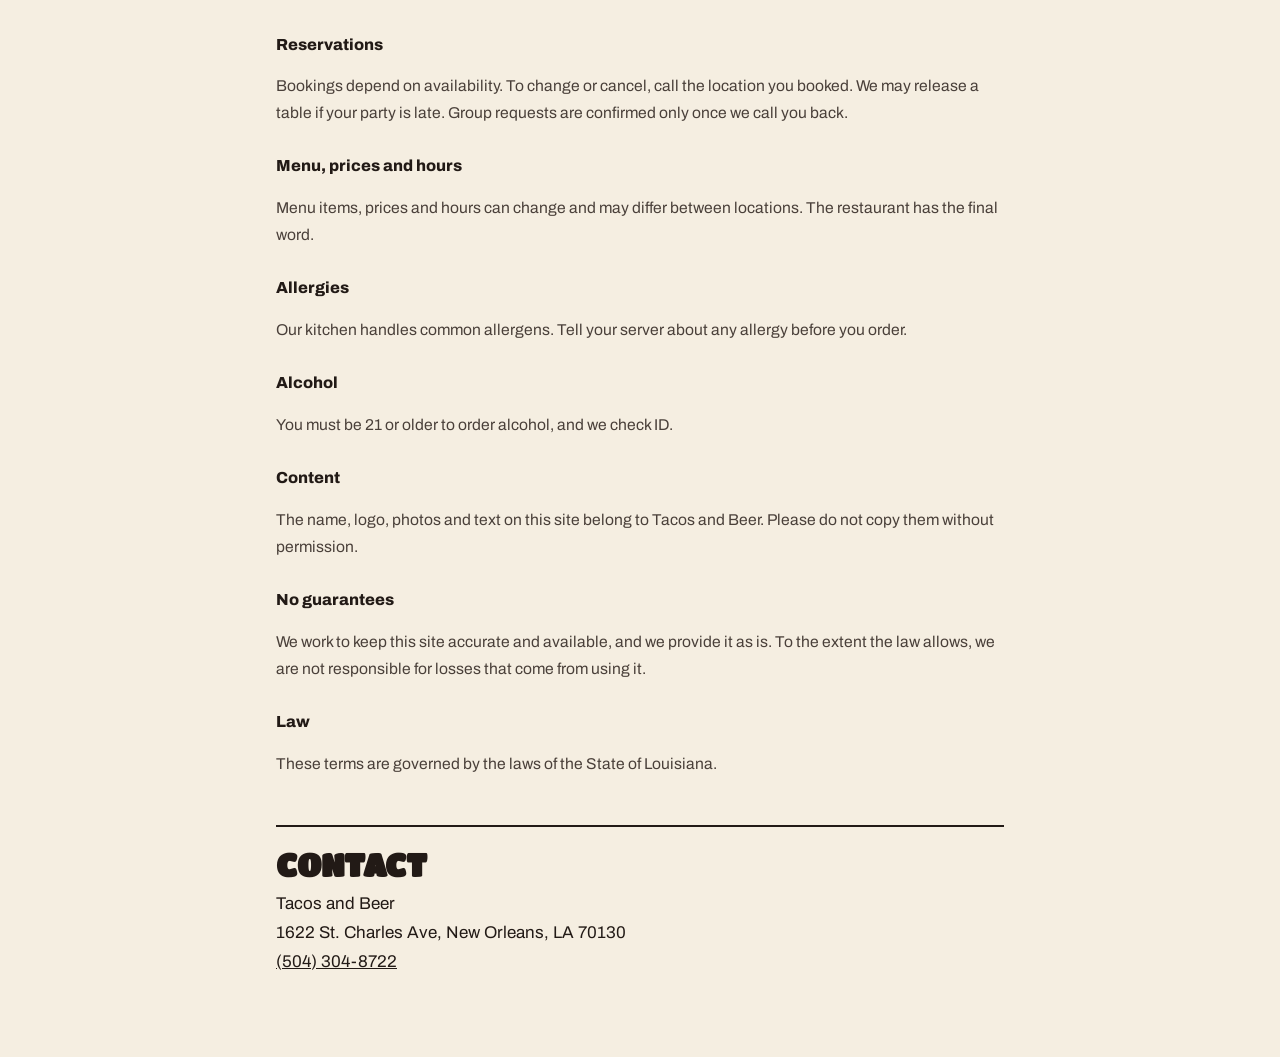
<file: legal.html>
<!doctype html>
<html lang="en">
<head>
<meta charset="utf-8">
<meta name="viewport" content="width=device-width,initial-scale=1">
<meta name="robots" content="noindex">
<title>Privacy and Terms · Tacos and Beer</title>
<meta name="description" content="How Tacos and Beer handles the information you give us, and the terms for using this website.">
<link rel="icon" href="img/favicon.svg" type="image/svg+xml">
<link rel="stylesheet" href="styles.css?v16">
<style>
  body{background:var(--bg);color:var(--ink)}
  .lg-top{background:var(--comal);color:var(--masa);border-bottom:3px solid var(--rojo-solido)}
  .lg-top .in{max-width:760px;margin:0 auto;padding:.8rem 16px;display:flex;justify-content:space-between;align-items:center;gap:1rem}
  .lg-top img{height:36px;width:auto}
  .lg-top a{display:inline-flex;align-items:center;min-height:44px}
  .lg-top a.v{color:var(--masa);font-size:.85rem}
  .lg{max-width:760px;margin:0 auto;padding:2.4rem 16px 5rem;line-height:1.7}
  .lg h1{font-size:clamp(2rem,6vw,3.2rem);margin:0 0 .4rem}
  .lg .fecha{color:var(--ink-soft);font-size:.9rem;margin:0 0 2rem}
  .lg h2{font-size:clamp(1.4rem,4vw,2rem);margin:3rem 0 .6rem;padding-top:1.4rem;border-top:2px solid var(--line-hard)}
  .lg h3{font-size:1rem;margin:1.6rem 0 .3rem;font-variation-settings:'wdth' 100,'wght' 800}
  .lg p,.lg li{color:var(--ink-soft);font-size:.98rem}
  .lg ul{padding-inline-start:1.2rem}
  .lg a{color:var(--ink)}
  .lg nav{display:flex;gap:1.2rem;flex-wrap:wrap;font-size:.95rem}
  .lg nav a{display:inline-flex;align-items:center;min-height:44px}
  .lg address{font-style:normal;color:var(--ink)}
</style>
</head>
<body>

<header class="lg-top">
  <div class="in">
    <a href="index.html"><img src="img/logo.png" alt="Tacos and Beer" width="399" height="60"></a>
    <a class="v" href="index.html">Back to the site</a>
  </div>
</header>

<main class="lg">
  <h1 class="display">Privacy and terms</h1>
  <p class="fecha">Last updated September 28, 2026</p>
  <nav aria-label="On this page"><a href="#privacy">Privacy policy</a><a href="#terms">Terms of use</a><a href="#contact">Contact</a></nav>

  <h2 class="display" id="privacy">Privacy policy</h2>
  <p>This policy covers the Tacos and Beer website and our three restaurants in
  New Orleans, Slidell and Hammond, Louisiana.</p>

  <h3>What we collect</h3>
  <ul>
    <li>When you book a table or ask about a group: your name, phone number,
    the date, time and size of your party, and your email and any notes if you
    give them.</li>
    <li>If you tick the offers box: that you said yes, the words you agreed to,
    and when.</li>
  </ul>
  <p>We do not ask for payment details on this site.</p>

  <h3>How we use it</h3>
  <ul>
    <li>To hold your table and reach you if something changes.</li>
    <li>To send Taco Tuesday news, events and offers by email, only if you ticked the box.</li>
  </ul>

  <h3>Who sees it</h3>
  <p>Your booking goes to our staff through the group chat and calendar they use
  to run the restaurant (GroupMe), and it is stored by the services that run this
  site and send our email (Cloudflare and Resend). They handle it for us and for
  nothing else. We do not sell or rent your information. We share it with others
  only if the law requires it.</p>

  <h3>Offers and how to stop</h3>
  <p>The offers box starts empty, and leaving it empty does not affect your
  booking. Every email we send has an unsubscribe link, and you can also call us
  and ask to be taken off.</p>

  <h3>Your choices</h3>
  <p>Call us to see what we hold about you, correct it, or have it deleted.</p>

  <h3>Security</h3>
  <p>We take reasonable steps to protect your information, and we will tell you
  if it is ever exposed, as Louisiana law requires.</p>

  <h3>Children</h3>
  <p>This site is not meant for children under 13, and we do not knowingly collect
  their information.</p>

  <h3>Changes</h3>
  <p>If we change this policy, we will update the date at the top of this page.</p>

  <h2 class="display" id="terms">Terms of use</h2>
  <p>By using this site you agree to these terms.</p>

  <h3>Reservations</h3>
  <p>Bookings depend on availability. To change or cancel, call the location you
  booked. We may release a table if your party is late. Group requests are
  confirmed only once we call you back.</p>

  <h3>Menu, prices and hours</h3>
  <p>Menu items, prices and hours can change and may differ between locations.
  The restaurant has the final word.</p>

  <h3>Allergies</h3>
  <p>Our kitchen handles common allergens. Tell your server about any allergy
  before you order.</p>

  <h3>Alcohol</h3>
  <p>You must be 21 or older to order alcohol, and we check ID.</p>

  <h3>Content</h3>
  <p>The name, logo, photos and text on this site belong to Tacos and Beer. Please
  do not copy them without permission.</p>

  <h3>No guarantees</h3>
  <p>We work to keep this site accurate and available, and we provide it as is.
  To the extent the law allows, we are not responsible for losses that come from
  using it.</p>

  <h3>Law</h3>
  <p>These terms are governed by the laws of the State of Louisiana.</p>

  <h2 class="display" id="contact">Contact</h2>
  <address>
    Tacos and Beer<br>
    1622 St. Charles Ave, New Orleans, LA 70130<br>
    <a href="tel:+15043048722">(504) 304-8722</a>
  </address>
</main>

</body>
</html>
</file>
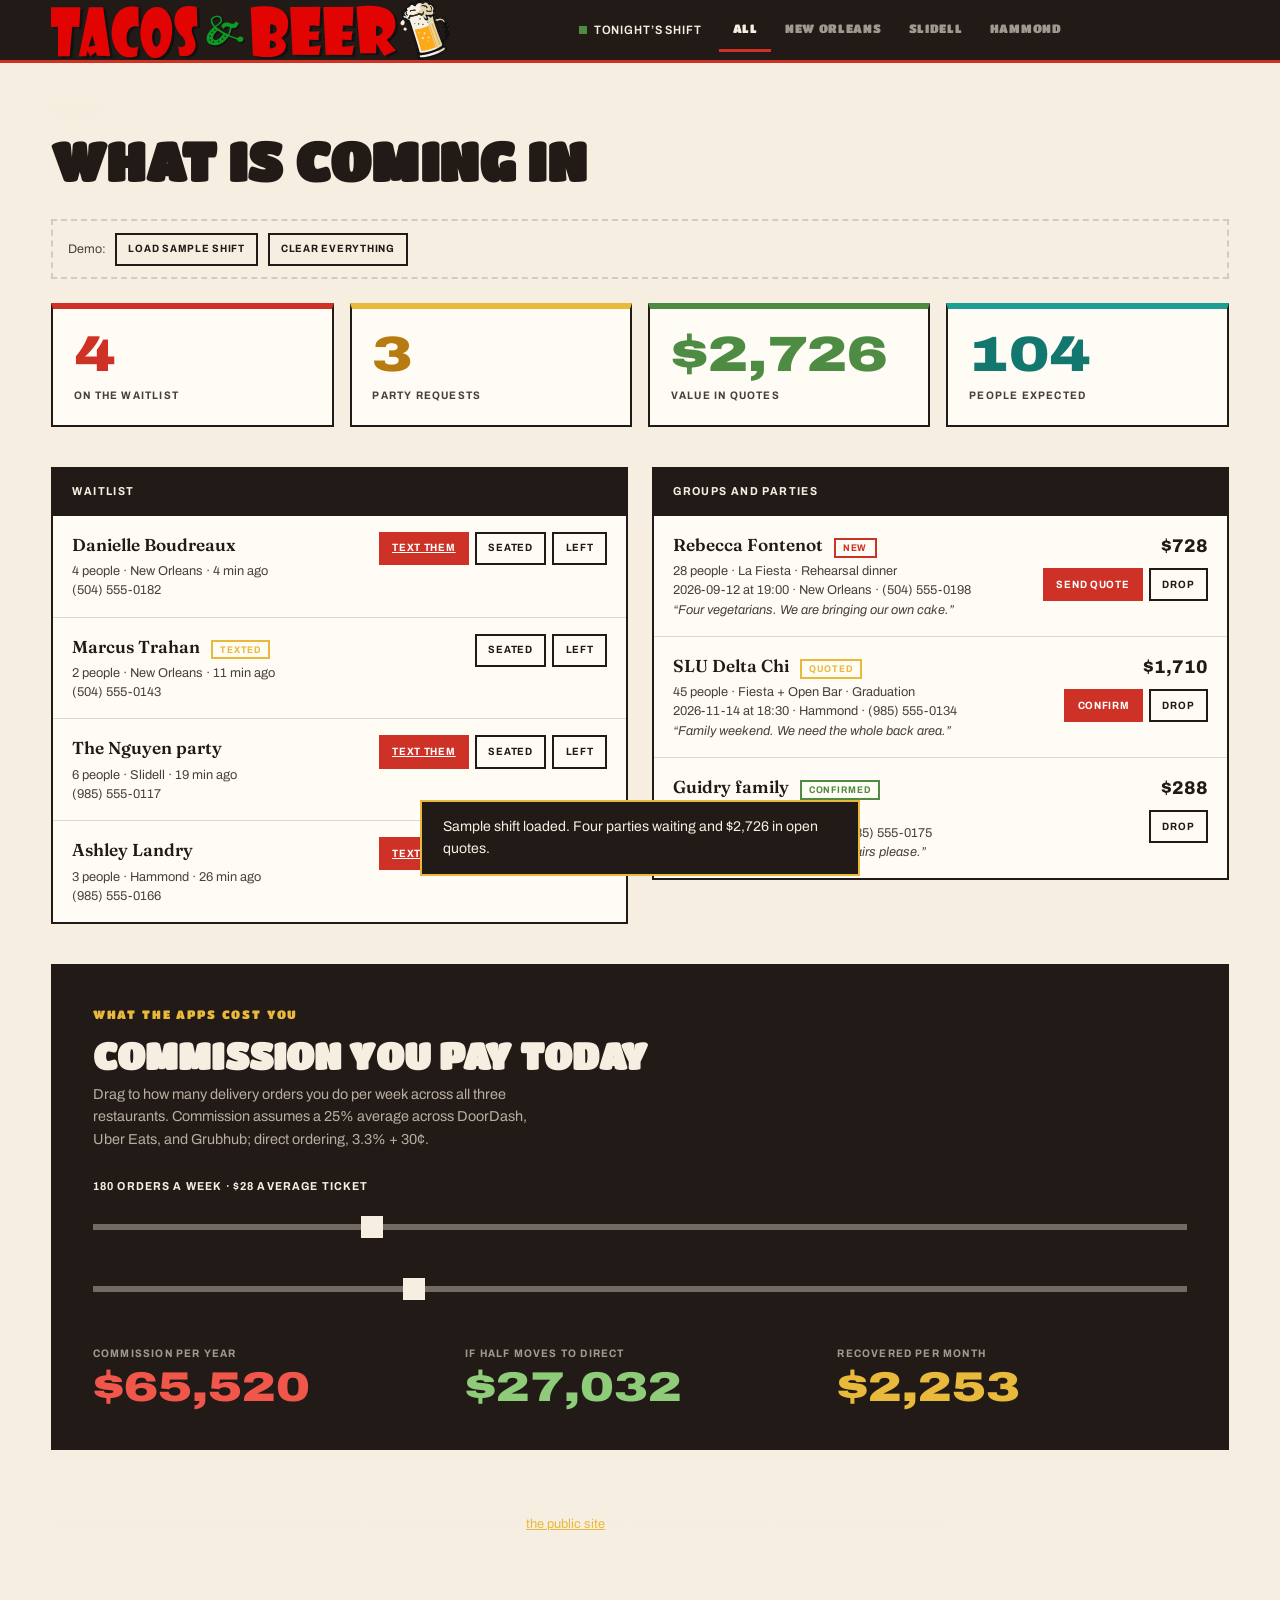
<file: panel.html>
<!doctype html>
<html lang="en">
<head>
<meta charset="utf-8">
<meta name="robots" content="noindex,nofollow">
<meta name="viewport" content="width=device-width,initial-scale=1">
<title>Front of house · Tacos and Beer</title>
<link rel="icon" href="img/favicon.svg" type="image/svg+xml">
<link rel="stylesheet" href="styles.css?v16">
<style>
  /* El panel es una herramienta de trabajo, no una pieza de marca: fondo claro
     como el papel, y el color solo donde significa algo. */
  body{background:var(--masa);color:var(--ink)}

  .panel-top{
    position:sticky;top:0;z-index:60;background:var(--comal);color:var(--masa);
    border-bottom:3px solid var(--rojo);
  }
  .panel-top .locpick button{color:rgba(245,238,225,.6)}
  .panel-top .locpick button:hover{color:var(--masa)}
  .panel-top .locpick button[aria-pressed="true"]{color:var(--masa);border-bottom-color:var(--rojo)}

  /* KPIs: tarjetas blancas con una franja de color arriba */
  .kpis{display:grid;grid-template-columns:repeat(auto-fit,minmax(200px,1fr));gap:1rem;margin-bottom:2.5rem}
  .kpi{background:var(--cal);border:2px solid var(--line-hard);padding:1.3rem;border-top-width:6px}
  .kpi.k1{border-top-color:var(--rojo)}
  .kpi.k2{border-top-color:var(--amarillo)}
  .kpi.k3{border-top-color:var(--verde)}
  .kpi.k4{border-top-color:var(--turquesa)}
  .kpi .n{
    display:block;font-variation-settings:'wdth' 125,'wght' 900;
    font-size:clamp(2.2rem,4.5vw,3.1rem);line-height:1;font-variant-numeric:tabular-nums;
  }
  .kpi .l{
    display:block;margin-top:.5rem;font-size:.68rem;text-transform:uppercase;
    letter-spacing:.11em;color:var(--ink-soft);font-variation-settings:'wdth' 90,'wght' 700;
  }
  .rojo{color:var(--rojo)} .amb{color:#B77B12} .tom{color:var(--verde)} .turq{color:#12786F}

  .row2{display:grid;grid-template-columns:1fr 1fr;gap:1.5rem;align-items:start}
  /* padding-block:0 anula la regla global de `section`, que le metía hasta
     112px de aire vacío dentro del marco, encima del encabezado. */
  .lst{border:2px solid var(--line-hard);background:var(--cal);padding-block:0}
  .lst h3{
    margin:0;padding:.9rem 1.2rem;background:var(--comal);color:var(--masa);
    font-size:.72rem;text-transform:uppercase;letter-spacing:.12em;
    font-variation-settings:'wdth' 90,'wght' 700;
  }
  .it{padding:1rem 1.2rem;border-bottom:1px solid var(--line);display:flex;gap:1rem;align-items:start;flex-wrap:wrap}
  .it:last-child{border-bottom:0}
  .it .main{flex:1;min-width:190px}
  .it .nm{font-family:var(--dish);font-variation-settings:'WONK' 1;font-weight:600;font-size:1.08rem}
  .it .meta{font-size:.8rem;color:var(--ink-soft);margin-top:.2rem;line-height:1.5}
  .it .amt{font-variation-settings:'wdth' 100,'wght' 800;font-variant-numeric:tabular-nums;font-size:1.15rem}

  .mini{
    padding:.4rem .7rem;font-size:.66rem;text-transform:uppercase;letter-spacing:.07em;
    font-variation-settings:'wdth' 90,'wght' 700;border:2px solid var(--line-hard);
    background:transparent;cursor:pointer;color:var(--ink);
  }
  .mini:hover{background:var(--comal);color:var(--masa)}
  .mini.go{background:var(--rojo);border-color:var(--rojo);color:#fff}
  .mini.go:hover{background:var(--comal);border-color:var(--comal)}

  .empty{padding:2.5rem 1.2rem;text-align:center;color:var(--ink-soft);font-size:.9rem}
  .badge{
    font-size:.6rem;text-transform:uppercase;letter-spacing:.09em;padding:.18rem .45rem;
    border:2px solid currentColor;font-variation-settings:'wdth' 90,'wght' 700;
  }

  /* La calculadora sí es una pieza de argumento: va oscura y a todo lo ancho. */
  .calc{background:var(--comal);color:var(--masa);border:0;padding:clamp(1.6rem,4vw,2.6rem);margin-top:2.5rem}
  .calc .eyebrow{color:var(--amarillo)}
  .calc p{color:rgba(245,238,225,.72)}
  .calc label{color:var(--masa)}
  .calc input[type=range]{width:100%;color:var(--masa)}
  .calc .out{display:grid;grid-template-columns:repeat(auto-fit,minmax(170px,1fr));gap:1.4rem;margin-top:1.6rem}
  .calc .out .cap{
    display:block;font-size:.68rem;text-transform:uppercase;letter-spacing:.11em;
    color:rgba(245,238,225,.6);font-variation-settings:'wdth' 90,'wght' 700;margin-bottom:.3rem;
  }
  .calc .out .v{
    display:block;font-variation-settings:'wdth' 125,'wght' 900;
    font-size:clamp(1.8rem,3.8vw,2.6rem);line-height:1;font-variant-numeric:tabular-nums;
  }
  .calc .v.rojo{color:#F0574A} .calc .v.tom{color:#8FCC79} .calc .v.amb{color:var(--amarillo)}

  .seedbar{
    display:flex;gap:.6rem;align-items:center;flex-wrap:wrap;
    margin-bottom:1.5rem;padding:.7rem .9rem;border:2px dashed var(--line);
    font-size:.78rem;color:var(--ink-soft);
  }
  @media(max-width:900px){.row2{grid-template-columns:1fr}}
</style>
</head>
<body>

<div class="panel-top">
  <div class="locbar-in">
    <a class="brand" href="index.html"><img src="img/logo.png" alt="Tacos and Beer" width="399" height="60"></a>
    <span class="livestate"><span class="dot"></span>Tonight’s shift</span>
    <div class="locpick" role="group" aria-label="Location">
      <button type="button" data-loc="all" aria-pressed="true">All</button>
      <button type="button" data-loc="nola">New Orleans</button>
      <button type="button" data-loc="slidell">Slidell</button>
      <button type="button" data-loc="hammond">Hammond</button>
    </div>
  </div>
</div>

<main class="wrap" style="padding-block:2.5rem 5rem">

  <p class="eyebrow" style="color:rgba(246,236,220,.55)">Today</p>
  <h1 class="display" style="font-size:clamp(2rem,5vw,3.4rem);margin-bottom:2rem">What is coming in</h1>

  <div class="seedbar">
    <span>Demo:</span>
    <button class="mini" id="seed" type="button">Load sample shift</button>
    <button class="mini" id="clear" type="button">Clear everything</button>
  </div>

  <div class="kpis">
    <div class="kpi k1"><span class="n rojo" id="kWait">0</span><span class="l">On the waitlist</span></div>
    <div class="kpi k2"><span class="n amb" id="kParty">0</span><span class="l">Party requests</span></div>
    <div class="kpi k3"><span class="n tom" id="kValue">$0</span><span class="l">Value in quotes</span></div>
    <div class="kpi k4"><span class="n turq" id="kCovers">0</span><span class="l">People expected</span></div>
  </div>

  <div class="row2">
    <section class="lst">
      <h3>Waitlist</h3>
      <div id="waitList"></div>
    </section>

    <section class="lst">
      <h3>Groups and parties</h3>
      <div id="partyList"></div>
    </section>
  </div>

  <section class="calc">
    <p class="eyebrow" style="color:var(--amarillo)">What the apps cost you</p>
    <h2 class="display" style="font-size:clamp(1.5rem,3.4vw,2.3rem)">Commission you pay today</h2>
    <p style="color:rgba(246,236,220,.7);font-size:.9rem;max-width:56ch;margin:.6rem 0 1.4rem">
      Drag to how many delivery orders you do per week across all three restaurants.
      Commission assumes a 25% average across DoorDash, Uber Eats, and Grubhub; direct ordering, 3.3% + 30¢.
    </p>
    <label for="ordVol" style="font-size:.72rem;text-transform:uppercase;letter-spacing:.1em;font-variation-settings:'wdth' 90,'wght' 700">
      <span id="ordOut">180</span> orders a week · $<span id="tickOut">28</span> average ticket
    </label>
    <input type="range" id="ordVol" min="40" max="600" value="180" step="10">
    <input type="range" id="ordTick" min="15" max="60" value="28" step="1" style="width:100%;margin-top:.6rem">
    <div class="out">
      <div><span class="cap">Commission per year</span><span class="v rojo" id="cComm">$0</span></div>
      <div><span class="cap">If half moves to direct</span><span class="v tom" id="cSave">$0</span></div>
      <div><span class="cap">Recovered per month</span><span class="v amb" id="cMonth">$0</span></div>
    </div>
  </section>

  <p class="proto" style="border-color:rgba(246,236,220,.2)">
    Demonstration prototype by Equator Consulting Group. Everything here comes from
    <a href="index.html" style="color:var(--amarillo)">the public site</a> and lives only in this browser.
    No real message is ever sent.
  </p>
</main>

<div class="toast" id="toast" role="status" aria-live="polite"></div>

<script src="data.js?v15"></script>
<script src="panel.js?v15"></script>
</body>
</html>
</file>
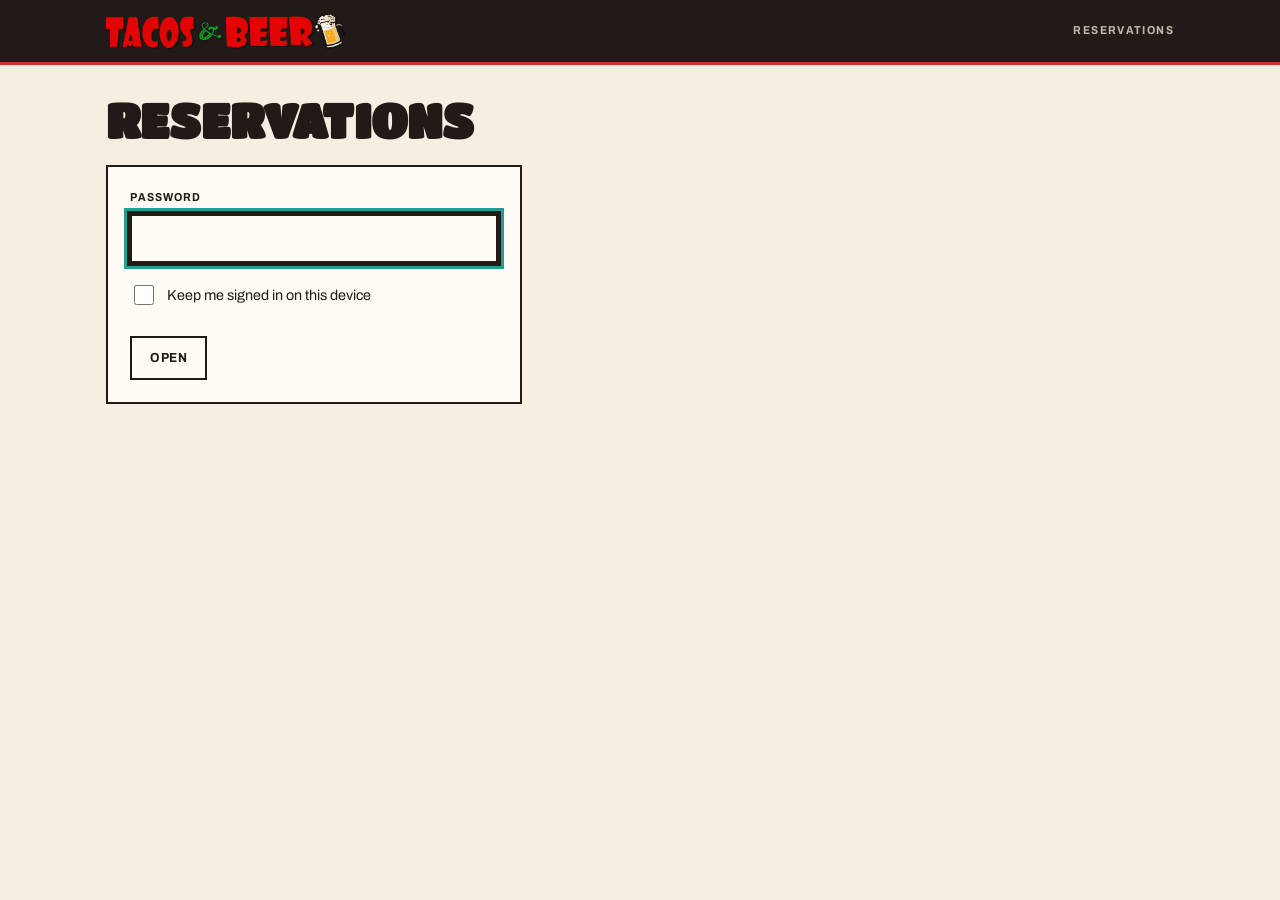
<file: reservas.html>
<!doctype html>
<html lang="en">
<head>
<meta charset="utf-8">
<meta name="viewport" content="width=device-width,initial-scale=1">
<meta name="robots" content="noindex,nofollow">
<title>Reservations · Tacos and Beer</title>
<link rel="icon" href="img/favicon.svg" type="image/svg+xml">
<link rel="stylesheet" href="styles.css?v16">
<style>
  /* Herramienta de trabajo del restaurante. La barra fija su fondo de madera y
     por eso fija también su tinta; el resto sigue al tema. */
  body{background:var(--bg);color:var(--ink)}
  .adm-top{position:sticky;top:0;z-index:60;background:var(--comal);color:var(--masa);border-bottom:3px solid var(--rojo-solido)}
  .adm-top .in{max-width:1100px;margin:0 auto;padding:.8rem 16px;display:flex;gap:1rem;align-items:center;justify-content:space-between;flex-wrap:wrap}
  .adm-top img{height:36px;width:auto}
  .adm-top .t{font-size:.72rem;text-transform:uppercase;letter-spacing:.12em;font-variation-settings:'wdth' 90,'wght' 700;color:rgba(245,238,225,.75)}
  .adm{max-width:1100px;margin:0 auto;padding:2rem 16px 5rem}
  .adm h1{font-size:clamp(1.9rem,5vw,3rem);margin:0 0 1.4rem}

  .aviso{padding:.8rem 1rem;border:2px dashed var(--line);font-size:.85rem;color:var(--ink-soft);margin-bottom:1.4rem}
  .aviso.error{border-style:solid;border-color:var(--rojo);color:var(--ink)}

  .login{max-width:26rem;border:2px solid var(--line-hard);padding:1.4rem;background:var(--surface,var(--cal))}
  .login label{display:block;font-size:.72rem;text-transform:uppercase;letter-spacing:.1em;font-variation-settings:'wdth' 90,'wght' 700;margin-bottom:.4rem}
  .login input{width:100%;min-height:44px;padding:.6rem .8rem;border:2px solid var(--line-hard);background:transparent;color:var(--ink);font:inherit}
  .login button{margin-top:.8rem}
  .login .recordar{display:flex;gap:.6rem;align-items:center;min-height:44px;margin-top:.6rem;text-transform:none;letter-spacing:0;font-size:.9rem;font-variation-settings:normal;font-weight:400}
  .login .recordar input{width:20px;height:20px;min-height:0}
  #salir{min-height:44px;margin-inline-start:.8rem;padding:0 .9rem;border:2px solid rgba(245,238,225,.5);background:transparent;color:var(--masa);font:inherit;cursor:pointer}

  .ctl{display:flex;gap:.6rem;flex-wrap:wrap;align-items:center;margin-bottom:1rem}
  .seg{display:flex;border:2px solid var(--line-hard)}
  .seg button{min-height:44px;padding:0 1rem;border:0;background:transparent;color:var(--ink);font:inherit;font-size:.82rem;cursor:pointer;font-variation-settings:'wdth' 90,'wght' 700}
  .seg button+button{border-inline-start:2px solid var(--line-hard)}
  .seg button[aria-pressed="true"]{background:var(--rojo-solido);color:#fff}
  .ctl select,.ctl input[type=search]{min-height:44px;padding:0 .8rem;border:2px solid var(--line-hard);background:transparent;color:var(--ink);font:inherit;font-size:.9rem}
  .ctl input[type=search]{flex:1;min-width:12rem}
  .btn{min-height:44px;padding:0 1.1rem;border:2px solid var(--line-hard);background:transparent;color:var(--ink);font:inherit;font-size:.82rem;cursor:pointer;font-variation-settings:'wdth' 90,'wght' 700}
  .btn:hover{background:var(--comal);color:var(--masa)}

  .resumen{display:flex;gap:1.6rem;flex-wrap:wrap;margin:0 0 1.2rem;font-size:.9rem;color:var(--ink-soft)}
  .resumen b{color:var(--ink);font-variant-numeric:tabular-nums;font-size:1.3rem;margin-inline-end:.3rem}

  .dia{margin-top:1.6rem;padding-block:0}
  .dia h2{font-size:.78rem;text-transform:uppercase;letter-spacing:.12em;font-variation-settings:'wdth' 90,'wght' 700;margin:0 0 .5rem;color:var(--ink-soft)}
  .fila{display:grid;grid-template-columns:5.2rem 1fr auto;gap:.3rem 1rem;align-items:start;padding:.9rem 0;border-top:1px solid var(--line)}
  .fila .h{font-variant-numeric:tabular-nums;font-weight:700;font-size:1.05rem}
  .fila .nm{font-family:var(--dish);font-weight:600;font-size:1.1rem}
  .fila .meta{font-size:.84rem;color:var(--ink-soft);line-height:1.55;margin-top:.15rem}
  .fila .meta a{color:inherit}
  .fila .n{font-variant-numeric:tabular-nums;font-weight:800;font-size:1.1rem;text-align:end;white-space:nowrap}
  .etq{display:inline-block;color:var(--ink);font-size:.62rem;text-transform:uppercase;letter-spacing:.08em;padding:.12rem .4rem;border:2px solid currentColor;margin-inline-start:.4rem;vertical-align:.15em;font-variation-settings:'wdth' 90,'wght' 700}
  .gm{margin-top:.5rem}
  .gm summary{display:inline-flex;align-items:center;min-height:44px;cursor:pointer;font-size:.8rem;text-transform:uppercase;letter-spacing:.08em;font-variation-settings:'wdth' 90,'wght' 700;color:var(--ink)}
  .gm pre{margin:.2rem 0 0;padding:.8rem 1rem;background:var(--surface,var(--cal));border-inline-start:4px solid var(--turquesa);font:.88rem/1.55 ui-monospace,Menlo,monospace;white-space:pre-wrap;overflow-wrap:anywhere;color:var(--ink)}
  .vacio{padding:2.5rem 0;color:var(--ink-soft)}
  @media(max-width:560px){.fila{grid-template-columns:4.2rem 1fr}.fila .n{grid-column:2;text-align:start}}
</style>
</head>
<body>

<header class="adm-top">
  <div class="in">
    <a href="index.html"><img src="img/logo.png" alt="Tacos and Beer" width="399" height="60"></a>
    <span class="t">Reservations <button type="button" id="salir" hidden>Sign out</button></span>
  </div>
</header>

<main class="adm">
  <h1 class="display">Reservations</h1>

  <p class="aviso" id="demo" hidden>Demo mode: showing the bookings made on the site in this browser. Once reservations are switched on, this page shows every booking from every phone.</p>
  <p class="aviso error" id="error" role="alert" hidden></p>

  <form class="login" id="login" hidden>
    <label for="clave">Password</label>
    <input id="clave" type="password" autocomplete="current-password" required>
    <label class="recordar"><input type="checkbox" id="recordar"> Keep me signed in on this device</label>
    <button class="btn" type="submit">Open</button>
  </form>

  <div id="vista" hidden>
    <div class="ctl">
      <div class="seg" role="group" aria-label="When">
        <button type="button" data-v="hoy" aria-pressed="true">Today</button>
        <button type="button" data-v="futuro" aria-pressed="false">Upcoming</button>
        <button type="button" data-v="pasado" aria-pressed="false">Past</button>
      </div>
      <select id="loc" aria-label="Location">
        <option value="all">All locations</option>
        <option value="nola">New Orleans</option>
        <option value="slidell">Slidell</option>
        <option value="hammond">Hammond</option>
      </select>
      <input type="search" id="buscar" placeholder="Name or phone" aria-label="Search by name or phone">
      <button class="btn" type="button" id="recargar">Refresh</button>
    </div>
    <p class="resumen" id="resumen" aria-live="polite"></p>
    <div id="lista"></div>
  </div>
</main>

<script src="reservas.js?v3"></script>
</body>
</html>
</file>
<file: styles.css>
/* Tacos and Beer — prototipo ECG
   Paleta tomada del local real, no inventada. Verificada contra fotos del
   sitio: fachada amarilla de New Orleans, letrero de neón rojo, paredes
   turquesa, ladrillo visto, piso y mesas de madera, sillas de cuero camel y
   el papel deli rojo sobre crema que envuelve toda la comida.
   Sin gradientes, sin sombras difusas. Bloques planos y bordes duros. */

@import url('https://fonts.googleapis.com/css2?family=Archivo:ital,wdth,wght@0,62..125,100..900;1,62..125,100..900&family=Titan+One&family=Fraunces:opsz,wght,SOFT,WONK@9..144,400..900,0..100,0..1&display=swap');

:root{
  /* --- los cinco colores que están de verdad en el local ---
     Los `-dia` son el color con luz de día y NINGÚN tema los pisa. Los otros
     cuatro son el color vigente: de noche suben de brillo como sube un neón.
     Una superficie que se queda clara de noche (el papel) vuelve a los `-dia`. */
  --rojo-dia:#CE3226;    /* neón del letrero y tinta del papel deli */
  --turquesa-dia:#1F9E93;/* paredes del comedor: el color firma del interior */
  --amarillo-dia:#E8B93A;/* tablas de la fachada */
  --verde-dia:#4E8C43;   /* el agave chiquito impreso en el papel deli */

  --rojo:var(--rojo-dia);
  --turquesa:var(--turquesa-dia);
  --amarillo:var(--amarillo-dia);
  --verde:var(--verde-dia);
  --ladrillo:#8C4A35;
  /* El rojo de ACENTO sube de brillo de noche, como sube un neón. El rojo de
     RELLENO no: es la superficie que carga tinta blanca encima, y el neón de
     noche deja el blanco en 3.65:1. Se queda en el rojo del papel deli, que
     con blanco mide 5.11:1 en cualquier tema. */
  --rojo-solido:var(--rojo-dia);    /* la columna de ladrillo visto */

  /* --- materiales --- */
  --masa:#F5EEE1;        /* el crema del papel deli */
  --cal:#FFFCF6;
  --comal:#221A16;       /* el techo de madera oscura */
  --madera:#A87B4F;      /* el piso de duela */
  --cuero:#B4834F;       /* las sillas de cuero camel */
  --barro:#4A403A;

  --bg:var(--masa);
  --surface:var(--cal);
  --ink:var(--comal);
  --ink-soft:var(--barro);
  --line:rgba(34,26,22,.16);
  --line-hard:var(--comal);
  --accent:var(--rojo);

  --sans:'Archivo','Helvetica Neue',Arial,system-ui,sans-serif;
  /* La letra del rótulo. Titan One es la que más se le parece de las que hay
     en Google Fonts: mismo peso, mismas terminaciones gruesas, misma
     compresión. Solo para titulares: el cuerpo sigue en Archivo, porque una
     carta de 41 platos con precios en tipografía de display no se lee. */
  --black:'Titan One','Archivo Black','Archivo',Arial,sans-serif;
  --dish:'Fraunces',Georgia,'Times New Roman',serif;

  --pad:clamp(1.25rem,4vw,4.5rem);
  --maxw:1280px;
  --bar-h:56px;
  --bar-total:94px;   /* la mide el JS; esto es solo el arranque */
}

/* De noche el local es madera oscura y neón. El tema oscuro es eso, no un
   inverso genérico: el rojo y el ámbar suben de brillo como sube un neón. */
:root:not([data-theme="light"]){
  @media (prefers-color-scheme:dark){
    --bg:#17110E; --surface:#241A15; --ink:#F5EEE1; --ink-soft:#C6B4A0;
    --line:rgba(245,238,225,.18); --line-hard:#F5EEE1;
    --rojo:#F04A3A; --amarillo:#F2C75B; --turquesa:#33BFB2; --verde:#77B564;
  }
}
:root[data-daypart="late"]{
  --bg:#17110E; --surface:#241A15; --ink:#F5EEE1; --ink-soft:#C6B4A0;
  --line:rgba(245,238,225,.18); --line-hard:#F5EEE1;
  --rojo:#F04A3A; --amarillo:#F2C75B; --turquesa:#33BFB2; --verde:#77B564;
}
.latebadge{
  display:inline-flex;align-items:center;gap:.4rem;padding:.2rem .55rem;
  border:1px solid var(--amarillo);color:var(--amarillo);font-size:.64rem;
  text-transform:uppercase;letter-spacing:.1em;font-variation-settings:'wdth' 90,'wght' 700;
}
:root:not([data-daypart="late"]) .latebadge{display:none}
:root[data-theme="dark"]{
  --bg:#17110E; --surface:#241A15; --ink:#F5EEE1; --ink-soft:#C6B4A0;
  --line:rgba(245,238,225,.18); --line-hard:#F5EEE1;
  --rojo:#F04A3A; --amarillo:#F2C75B; --turquesa:#33BFB2; --verde:#77B564;
}

*{box-sizing:border-box}
/* Que los controles nativos (slider, checkbox, date, time) tomen el rojo de la
   casa. Sin esto el navegador los pinta de azul de sistema, que es el único
   color de la página que no existe en el local. */
html{accent-color:var(--rojo)}
html{-webkit-text-size-adjust:100%}
html{overscroll-behavior-x:none}
body{overscroll-behavior-x:none}
body{
  margin:0;background:var(--bg);color:var(--ink);
  font-family:var(--sans);font-size:17px;line-height:1.55;
  font-variation-settings:'wdth' 100,'wght' 400;
  -webkit-font-smoothing:antialiased;
}
img{max-width:100%;display:block}
a{color:inherit}
button,input,select,textarea{font:inherit;color:inherit}

/* ---------- tipografía de rotulación ---------- */
.display{
  /* La letra del rótulo, en toda la jerarquía de titulares. Titan One no tiene
     ejes variables, así que el ancho y el peso se dejan de declarar y el
     tracking pasa a positivo: apretarla la vuelve ilegible. */
  font-family:var(--black);
  text-transform:uppercase;line-height:.96;letter-spacing:.006em;
  margin:0;
}
h1.display{
  letter-spacing:.004em;font-size:clamp(2.9rem,9vw,7rem)}
h2.display{
  letter-spacing:.004em;font-size:clamp(2rem,5.2vw,3.9rem)}
h3.display{
  letter-spacing:.004em;font-size:clamp(1.3rem,2.6vw,1.9rem)}
.condensed{font-variation-settings:'wdth' 75,'wght' 500}
.eyebrow{
  font-variation-settings:'wdth' 100,'wght' 700;
  text-transform:uppercase;letter-spacing:.14em;font-size:.72rem;
  color:var(--ink-soft);margin:0 0 .9rem;
}
.price{font-variation-settings:'wdth' 100,'wght' 600;font-variant-numeric:tabular-nums}

.wrap{max-width:var(--maxw);margin:0 auto;padding-inline:var(--pad)}
section{padding-block:clamp(3.5rem,8vw,7rem)}

/* ---------- barra de ubicación ---------- */
.locbar{
  /* Translúcida sobre el video del hero, sólida en cuanto se baja. El desenfoque
     de fondo mantiene el contraste del texto sin apagar la imagen. */
  position:sticky;top:0;z-index:60;color:var(--masa);
  /* Sin fondo propio sobre el hero: el degradado que el propio hero lleva
     arriba es el que sostiene el contraste, y así el video se ve entero. */
  background:transparent;
  border-bottom:1px solid transparent;
  text-shadow:0 1px 12px rgba(12,12,12,.55);
  transition:background 260ms var(--ease-out), border-color 260ms var(--ease-out);
}
.locbar.stuck{
  background:rgba(24,18,15,.92);
  -webkit-backdrop-filter:blur(18px) saturate(1.2);
          backdrop-filter:blur(18px) saturate(1.2);
  border-bottom-color:rgba(245,238,225,.18);
  text-shadow:none;
}
/* Donde no hay soporte de desenfoque, se cae a un fondo más opaco para no
   perder el contraste del texto. */
@supports not ((backdrop-filter:blur(1px)) or (-webkit-backdrop-filter:blur(1px))){
  .locbar.stuck{background:rgba(24,18,15,.97)}
}

/* la fila de secciones, solo en escritorio: en el teléfono ya está la barra
   de acciones fija abajo y una fila más se comería la pantalla */
.lb-nav{display:none}
@media (min-width:901px){
  .lb-nav{
    display:flex;justify-content:center;gap:clamp(1.2rem,2.6vw,2.4rem);
    max-width:var(--maxw);margin:0 auto;padding:.9rem var(--pad) .6rem;
  }
  .lb-nav a{
    color:rgba(245,238,225,.88);text-decoration:none;white-space:nowrap;
    font-size:.7rem;text-transform:uppercase;letter-spacing:.1em;
    font-variation-settings:'wdth' 90,'wght' 700;
    padding:.2rem 0;border-bottom:2px solid transparent;
  }
}
@media (hover:hover) and (pointer:fine){
  .lb-nav a:hover{color:var(--masa);border-bottom-color:var(--amarillo)}
}
.locbar-in{
  max-width:var(--maxw);margin:0 auto;padding:0 var(--pad);
  min-height:var(--bar-h);gap:1.1rem;
  /* La marca al centro, como en la referencia que mandó el dueño. Las columnas
     de los lados son iguales, así el logotipo queda centrado de verdad y no
     desplazado por lo que pese cada lado. */
  display:grid;grid-template-columns:1fr auto 1fr;align-items:center;
}
.brand{
  font-family:var(--black);
  text-transform:uppercase;font-size:1rem;letter-spacing:-.01em;
  text-decoration:none;white-space:nowrap;
}
.brand em{font-style:normal;color:var(--amarillo)}
.locpick{display:flex;gap:0;flex-wrap:wrap;justify-self:start}
.locpick button{
  background:none;border:0;padding:.55rem .85rem;cursor:pointer;
  min-height:44px;
  font-variation-settings:'wdth' 90,'wght' 700;
  text-transform:uppercase;letter-spacing:.08em;font-size:.74rem;
  color:rgba(246,236,220,.62);border-bottom:3px solid transparent;
}
.locpick button:hover{color:var(--masa)}
.locpick button[aria-pressed="true"]{color:var(--masa);border-bottom-color:var(--rojo)}
.livestate{
  display:inline-flex;align-items:center;gap:.45rem;font-size:.76rem;
  font-variation-settings:'wdth' 90,'wght' 600;text-transform:uppercase;letter-spacing:.07em;
  color:var(--masa);
}
.dot{width:8px;height:8px;background:var(--verde)}
.dot.shut{background:var(--amarillo)}

/* ---------- hero asimétrico ---------- */

/* El hero lleva el rótulo real, no tipografía imitándolo. El archivo es el
   logo original del restaurante (recuperado del Internet Archive) y mide
   399x60, así que el ancho se topa: pasado ese tamaño se ve suave en pantalla
   Retina. Sobre el fondo oscuro el contorno negro del logo se pierde y quedan
   las letras rojas, igual que ya pasa en la barra superior. */
.hero-mark{margin:0 0 1.1rem}
.hero-mark img{width:min(100%,24rem);height:auto;display:block}

/* ---------- botones ---------- */
.btn{
  display:inline-flex;align-items:center;justify-content:center;gap:.5rem;
  padding:.95rem 1.6rem;border:2px solid var(--comal);background:var(--comal);color:var(--masa);
  font-variation-settings:'wdth' 100,'wght' 700;text-transform:uppercase;
  letter-spacing:.07em;font-size:.82rem;cursor:pointer;text-decoration:none;
  transition:transform .12s ease,background .12s ease,color .12s ease;
}
.btn:hover{transform:translate(-2px,-2px);box-shadow:4px 4px 0 var(--comal)}
.btn:active{transform:translate(0,0);box-shadow:none}
.btn-primary{background:var(--rojo-solido);border-color:var(--rojo-solido);color:#fff}
.btn-primary:hover{box-shadow:4px 4px 0 var(--comal)}
.btn-ghost{background:transparent;color:var(--ink);border-color:var(--line-hard)}
.btn-row{display:flex;gap:.8rem;flex-wrap:wrap}
/* La turquesa sola sobre el crema del papel mide 2.86:1 y no llega al 3:1 que
   pide un indicador de foco. El anillo interior de tinta se lo garantiza sobre
   cualquier superficie, y la turquesa sigue siendo la señal. */
:focus-visible{outline:3px solid var(--turquesa);outline-offset:3px;box-shadow:0 0 0 3px var(--ink)}

/* ===================== HERO DE NOCHE =====================
   El letrero real encendido, fotografiado en el local. La banda es oscura en
   cualquier tema, así que FIJA SUS TOKENS, igual que .papel y .tt. Si la tinta
   siguiera al tema y el fondo no, el texto desaparecería con luz de día.

   Los colores salen medidos de la propia fotografía: el negro de la noche
   #0C0C0C ocupa una quinta parte del encuadre, el neón da #F03010, y la madera
   iluminada por las bombillas da #846C54. */
.hero{
  --ink:var(--masa);
  --ink-soft:rgba(245,238,225,.76);
  --line:rgba(245,238,225,.22);
  --line-hard:var(--masa);
  --surface:transparent;
  --rojo:#F03010;
  position:relative;isolation:isolate;
  background:#0C0C0C;color:var(--ink);
  /* La foto se queda con la primera pantalla entera, menos la barra fija.
     Así la banda de texto empieza debajo del pliegue y no asoma al abrir.
     `svh` en vez de `vh` para que la barra del navegador del teléfono no la
     corte. El tope evita que en una pantalla muy alta quede desmedida. */
  min-height:min(100svh, 940px);
  margin-top:calc(-1 * var(--bar-total));
  padding-top:var(--bar-total);
  display:block;
  /* Sin marco abajo. El corte del video contra el crema de la sección ya es un
     borde duro, que es lo que pide la casa. Los 3px de --comal quedaban de
     franja marrón atrapada entre el negro del video y el papel. */
}
.hero-foto{position:absolute;inset:0;z-index:-2;display:block;overflow:hidden}
.cuadro-base{position:absolute;inset:0;display:block}
.hero-foto img{width:100%;height:100%;object-fit:cover;object-position:50% 26%;display:block}
/* Velo desde la izquierda, que es donde la foto ya es oscura. La regla de la
   casa dice que a una foto del local no se le pone un velo plano encima; este
   es un degradado direccional, no un apagón. */
/* Sin texto encima, el velo solo asienta la barra fija arriba y cierra
   contra la banda de abajo. La foto se ve casi limpia. */
.hero::before{
  content:"";position:absolute;inset:0;z-index:-1;
  background:linear-gradient(180deg,
             rgba(12,12,12,.66) 0%,
             rgba(12,12,12,.52) var(--bar-total),
             rgba(12,12,12,0) calc(var(--bar-total) + 4.5rem));
}

/* El letrero de la foto ya dice el nombre. El titular dice lo que el letrero
   no puede decir. Sin sombra difusa: la regla de la casa son bordes duros. */

/* la promesa que antes vivía sobre la foto, ahora como tira propia */
.tira-fila{background:var(--rojo-solido);color:#fff;border-bottom:2px solid var(--comal)}
.tira-in{
  display:flex;align-items:center;gap:clamp(1rem,3vw,2.4rem);flex-wrap:wrap;
  padding-block:clamp(1.1rem,2.4vw,1.6rem);
}
.tira-t{
  margin:0;font-variation-settings:'wdth' 110,'wght' 900;text-transform:uppercase;
  font-size:clamp(.98rem,1.9vw,1.3rem);letter-spacing:-.005em;
  flex:1 1 auto;min-width:0;text-wrap:balance;
}
/* Sin destiñe: el blanco entero sobre el rojo de relleno mide 5.11:1, y al 90%
   se queda en 4.4:1. La jerarquía la lleva el tamaño, no la transparencia. */
.tira-d{margin:0;font-size:.9rem;line-height:1.45;flex:1 1 22ch;min-width:22ch}
.tira-fila .btn-ghost{color:#fff;border-color:#fff;flex:none}
@media (hover:hover) and (pointer:fine){ .tira-fila .btn-ghost:hover{background:#fff;color:var(--rojo-solido)} }
/* En teléfono la pantalla es mucho más vertical que la foto, así que llenarla
   entera recortaría el letrero por los lados. El letrero es el punto, así que
   manda él: la banda toma la proporción del recorte y se ve completo. */
@media (max-width:900px){
  .hero{min-height:0;aspect-ratio:1000/1090;max-height:100svh}
  .hero-foto img{object-position:50% 50%}
}

/* ---------- reservar mesa ---------- */
/* El formulario se queda con la columna entera: la explicación de los tres
   pasos se fue a la propuesta, que es donde se cuenta lo que hace el producto.
   El sitio del restaurante reserva y ya. */
.reserva{display:grid;grid-template-columns:1fr;gap:clamp(2rem,4vw,3.5rem);margin-top:2.4rem;align-items:start}
/* El formulario mide 46rem y la sección 1280px, así que sin esto el bloque se
   quedaba pegado al borde izquierdo con 486px de aire muerto a la derecha: el
   38% del ancho en un monitor de 1440. Se centra la columna ENTERA, titular y
   texto incluidos, para que los bordes izquierdos sigan alineados entre sí. */
.reserva-col{max-width:46rem;margin-inline:auto}

/* El control nativo de datetime-local trae su propio alto y salía 2px por
   debajo del campo de al lado. En una fila de dos cajas, esos 2px se leen como
   un descuadre. Se igualan por abajo, y el `appearance` quita el alto extra que
   mete el widget del calendario. */
/* 3.65rem queda por encima del alto natural de los dos controles, así que
   ambos se apoyan en el suelo y miden exactamente lo mismo. Con 3.55 el
   datetime seguía sacando 1.1px. */
.field input:not([type=range]),.field select{min-height:3.65rem}
.field input[type=datetime-local]{appearance:none;-webkit-appearance:none}

/* El aviso de los 12 salió de la celda: dentro dejaba una fila con un lado
   lleno y el otro vacío. Sigue anunciado al campo por `aria-describedby`. */
/* Al salir del `.field` dejó de alcanzarle `.field .hint`, y salía a tamaño de
   cuerpo. Se le repite aquí el tamaño de pista. */
.pista-fila{font-size:.76rem;opacity:.75;margin:-.5rem 0 1.1rem}
/* El local fijo de las reservas: se lee como dato, no como campo. */
.solo-local{margin:0 0 1.1rem;font-weight:600}
.solo-local span{display:block;font-weight:400;font-size:.8rem;opacity:.75;margin-top:.2rem}
/* ---------- permiso de datos ----------
   La casilla arranca vacía y el área de toque es la etiqueta entera, que es lo
   que un dedo acierta. La nota de abajo explica lo que hace falta para reservar,
   que no lleva casilla porque sin eso no hay mesa. */
.permiso{margin:1.6rem 0 1.4rem;display:grid;gap:.7rem}
.permiso-check{
  display:flex;gap:.7rem;align-items:flex-start;cursor:pointer;
  font-size:.87rem;line-height:1.5;min-height:44px;padding-block:.3rem;
}
.permiso-check input{
  inline-size:22px;block-size:22px;flex:none;margin:.1rem 0 0;cursor:pointer;
}
.permiso-nota{
  margin:0;font-size:.8rem;line-height:1.55;color:var(--ink-soft);max-width:60ch;
}
.permiso-nota a{color:var(--ink);text-decoration:underline;text-underline-offset:.18em}
.field .opt{
  font-variation-settings:'wdth' 90,'wght' 500;text-transform:none;
  letter-spacing:0;opacity:.62;margin-inline-start:.4rem;
}

/* ---------- cómo se tratan los datos ---------- */
.privacidad{padding-block:clamp(3rem,6vw,5rem)}
.priv-grid{
  display:grid;gap:clamp(1.6rem,3vw,2.6rem);margin-top:2.2rem;
  grid-template-columns:repeat(auto-fit,minmax(min(260px,100%),1fr));
}
.priv-grid h3{
  font-family:var(--black);text-transform:uppercase;font-size:.95rem;
  letter-spacing:.01em;margin:0 0 .5rem;line-height:1.15;
}
.priv-grid p{margin:0;font-size:.9rem;line-height:1.6;color:var(--ink-soft)}
.priv-corto{max-width:62ch;margin:0 0 1rem;font-size:.95rem;line-height:1.65;color:var(--ink-soft)}
.priv-link{display:inline-flex;align-items:center;min-height:44px;color:var(--ink);font-size:.95rem}
.priv-pie{
  margin:2.4rem 0 0;padding-top:1.2rem;border-top:1px solid var(--line);
  font-size:.82rem;color:var(--ink-soft);
}
.priv-pie a{color:var(--ink)}

/* ---------- grupos y fiestas ---------- */
.grupo-in{display:grid;grid-template-columns:1.15fr .85fr;gap:clamp(2rem,4vw,3.5rem);margin-top:2.4rem;align-items:start}
.grupo-lado .shot{margin:0;border:2px solid rgba(255,255,255,.5)}
.grupo-lado .shot img{width:100%;height:auto;display:block}
@media (max-width:820px){ .grupo-in{grid-template-columns:1fr} }

/* ---------- el texto sube desde detrás de una máscara ----------
   Cada palabra vive en una ventana que la recorta, y sube dentro de ella. Es
   el mismo gesto de un rótulo que se enciende por partes. Solo transform, que
   es lo único que el navegador anima sin repintar. */
.palabras{display:inline}
.palabra{display:inline-block;overflow:hidden;vertical-align:top}
.palabra i{
  display:inline-block;font-style:inherit;
  transform:translate3d(0,110%,0);
  transition:transform 1.05s cubic-bezier(.16,1,.3,1) var(--d,0s);
}
.visto .palabra i, .palabras.visto .palabra i{transform:none}
@media (prefers-reduced-motion:reduce){
  .palabra{overflow:visible}
  .palabra i{transform:none;transition:none}
}

/* ---------- revelado al bajar ----------
   Todo entra al entrar en pantalla, una sola vez. Solo transform y opacity,
   que son las dos propiedades que el navegador anima sin repintar. Quien pidió
   menos movimiento lo ve todo quieto y visible. */
.rev{opacity:0;transform:translate3d(0,26px,0);
  transition:opacity .7s var(--ease-out),transform .8s var(--ease-out)}
.rev.visto{opacity:1;transform:none}
.rev-1{transition-delay:.06s} .rev-2{transition-delay:.12s}
.rev-3{transition-delay:.18s} .rev-4{transition-delay:.24s}
.rev-5{transition-delay:.30s} .rev-6{transition-delay:.36s}
@media (prefers-reduced-motion:reduce){
  .rev{opacity:1;transform:none;transition:none}
}

/* ---------- video del hero ----------
   Va encima del montaje de fotos. Si arranca, manda él; si el navegador lo
   bloquea o el visitante pidió menos movimiento, `js-sin-video` lo apaga y
   queda el montaje, que ya está debajo. */
.hero-video{
  position:absolute;inset:0;width:100%;height:100%;object-fit:cover;
  object-position:50% 45%;z-index:1;display:block;
}
/* Con la copia apaisada el hero adopta la proporción del propio video, y así
   el cuadro entra entero: ni recorte ni bandas. El JS pone la clase cuando
   sirve esa copia, o sea solo por encima de 700px. */
:root.js-hero-ancho .hero{min-height:min(100svh, 940px)}
:root.js-hero-ancho .hero-video{object-position:50% 50%}
:root.js-sin-video .hero-video{display:none}
@media (prefers-reduced-motion:reduce){ .hero-video{display:none} }

/* el video de la barra */


/* ---------- montaje del hero ----------
   Siete fotos del local encadenadas con fundido y un desplazamiento lento de
   cámara. Se ve como un video de fondo y no pesa como uno: los cuadros entran
   después del primer pintado, así que la primera carga sigue siendo la foto
   del letrero y nada más. El primer cuadro es esa misma foto, para que el
   arranque no parpadee. */
.hero-foto .cuadro{
  position:absolute;inset:0;opacity:0;
  animation:montaje var(--ciclo) linear infinite;
}
.hero-foto .cuadro img{width:100%;height:100%;object-fit:cover;display:block;
  animation:deriva var(--ciclo) linear infinite}
@keyframes montaje{
  0%{opacity:0} 3.02%{opacity:1} 11.26%{opacity:1} 14.29%{opacity:0} 100%{opacity:0}
}
/* La cámara se mueve durante el turno de la foto y se queda quieta el resto,
   para que no derive fuera de cuadro mientras está oculta. */
@keyframes deriva{
  0%{transform:scale(1.05)}
  14.29%{transform:scale(1.13) translate3d(-1.2%,-.9%,0)}
  100%{transform:scale(1.13) translate3d(-1.2%,-.9%,0)}
}
/* El primer cuadro es la foto base, que ya está pintada: se queda fija y solo
   se apaga cuando entra el segundo. */
.cuadro-base{animation:baseFoto var(--ciclo) linear infinite}
.cuadro-base img{animation:deriva var(--ciclo) linear infinite}
@keyframes baseFoto{ 0%{opacity:1} 11.26%{opacity:1} 14.29%{opacity:0} 96.98%{opacity:0} 100%{opacity:1} }

@media (prefers-reduced-motion:reduce){
  .hero-foto .cuadro,.hero-foto .cuadro img,.cuadro-base{animation:none}
  .hero-foto .cuadro{display:none}
  .cuadro-base{opacity:1}
}

/* ---------- banda de entrada ----------
   Lo que antes vivía encima de la foto. Sobre el papel se lee sin competir con
   la imagen, y el hero queda para lo que sirve: enseñar el local. */
.hero-baja{
  position:absolute;left:50%;bottom:1.6rem;translate:-50% 0;z-index:2;
  width:44px;height:44px;display:grid;place-items:center;
}
.hero-baja span{
  width:11px;height:11px;border-right:2px solid var(--masa);border-bottom:2px solid var(--masa);
  rotate:45deg;translate:0 -3px;opacity:.75;
}
@media (hover:hover) and (pointer:fine){ .hero-baja:hover span{opacity:1} }

.intro{
  background:var(--bg);border-bottom:2px solid var(--line-hard);
  padding-block:0 clamp(2.6rem,5.5vw,4.4rem);
}
.intro-in{display:grid;grid-template-columns:1.15fr .85fr;gap:clamp(2rem,5vw,4.5rem);align-items:end}
.intro-t{
  font-family:var(--black);
  text-transform:uppercase;font-size:clamp(1.7rem,4.3vw,3.2rem);
  line-height:1.02;letter-spacing:.004em;margin:0;max-width:17ch;
  text-wrap:balance;overflow-wrap:break-word;color:var(--ink);
}
.intro-sub{font-size:clamp(1rem,1.6vw,1.2rem);max-width:40ch;color:var(--ink-soft);margin:1.1rem 0 0}
.intro-acc{display:flex;flex-direction:column;gap:1rem}
.intro-links{font-size:.84rem;color:var(--ink-soft);margin:0}
.intro-links a{color:var(--ink);text-decoration:underline}
.intro-meta{
  display:flex;gap:1.6rem;flex-wrap:wrap;font-size:.76rem;text-transform:uppercase;
  letter-spacing:.1em;font-variation-settings:'wdth' 90,'wght' 700;
  color:var(--ink-soft);padding-top:1.1rem;border-top:1px solid var(--line);
}
@media (max-width:820px){
  .intro-in{grid-template-columns:1fr;align-items:start;gap:1.8rem}
}

/* ---------- la letra del rótulo en todo lo que es etiqueta ----------
   Titulares, botones, eyebrows, etiquetas y rótulos cortos. Se quedan FUERA a
   propósito: el cuerpo de texto, las descripciones de la carta, las etiquetas
   de formulario y los precios. Los precios porque necesitan cifras de ancho
   fijo para alinearse en columna, y Titan One no las tiene. */
.btn, .eyebrow, .tag, .intro-meta, .sticky a, .tira-t,
.loc h3, .event h3, .event .when, .tt-clock-k, .tt-dial .u, .tt-warn,
.menu-cat h3::after, .queue .me, .foot .brand, footer h4{
  font-family:var(--black);
  font-variation-settings:normal;
}
.btn{letter-spacing:.05em}
.eyebrow{letter-spacing:.16em}
.tag{letter-spacing:.08em}
.sticky a{letter-spacing:.05em}
.loc h3, .event h3{letter-spacing:.01em;line-height:1.05}

/* La barra habla con la letra del rótulo, como el resto del sitio. Son
   etiquetas cortas y en mayúsculas, que es donde Titan One aguanta bien a
   tamaño chico. El tracking se abre un poco porque la fuente es compacta. */
.locpick button,
.locbar .livestate,
.locbar .ttbadge,
.locbar .latebadge,
.lb-cta,
.lb-nav a{
  font-family:var(--black);
  font-variation-settings:normal;
  letter-spacing:.06em;
}
.locpick button{font-size:.72rem}
.locbar .livestate{font-size:.68rem}
.lb-cta{font-size:.68rem;letter-spacing:.05em}
.lb-nav a{letter-spacing:.08em}

/* ---------- la marca al centro de la barra ----------
   Como en la referencia que mandó el dueño. Columnas laterales iguales para
   que el logotipo quede centrado de verdad y no lo desplace el peso de un lado.
   A la izquierda el local, que es el control que manda. A la derecha lo único
   que hace falta: si está abierto, y la acción. */
.locbar .brand{justify-self:center}
.lb-der{display:flex;align-items:center;gap:.9rem;justify-self:end;justify-content:flex-end}
.lb-cta{
  background:var(--rojo-solido);color:#fff;text-decoration:none;white-space:nowrap;
  padding:.45rem .9rem;font-size:.68rem;text-transform:uppercase;letter-spacing:.07em;
  font-variation-settings:'wdth' 90,'wght' 800;flex:none;
}
@media (hover:hover) and (pointer:fine){ .lb-cta:hover{background:var(--amarillo);color:var(--comal)} }
/* el aviso del martes cede el sitio: solo aparece cuando de verdad es martes */
.locbar .ttbadge{font-size:.62rem;padding:.24rem .5rem;white-space:nowrap;flex:none}
.locbar .livestate{white-space:nowrap;flex:none}

@media (max-width:900px){
  .locbar-in{grid-template-columns:1fr;justify-items:center;gap:.55rem;padding-block:.55rem}
  .locpick{justify-self:center;width:100%}
  .lb-der{justify-self:center;flex-wrap:wrap;justify-content:center}
}
@media (max-width:640px){ .lb-cta{display:none} }

/* ---------- rail de tacos ---------- */
.rail-head{display:flex;align-items:end;justify-content:space-between;gap:1rem;flex-wrap:wrap;margin-bottom:1.6rem}
.rail{display:flex;gap:1rem;overflow-x:auto;padding-bottom:1rem;scroll-snap-type:x mandatory}
.rail::-webkit-scrollbar{height:8px}
.rail::-webkit-scrollbar-thumb{background:var(--line)}
.card{
  flex:0 0 min(260px,72vw);scroll-snap-align:start;
  border:2px solid var(--line-hard);background:var(--surface);display:flex;flex-direction:column;
}
.card-art{
  aspect-ratio:4/3;background:var(--amarillo);position:relative;overflow:hidden;
  display:flex;align-items:center;justify-content:center;border-bottom:2px solid var(--line-hard);
}
.card-art span{
  font-variation-settings:'wdth' 125,'wght' 900;text-transform:uppercase;
  font-size:2.6rem;color:rgba(25,18,16,.22);line-height:.85;text-align:center;padding:.5rem;
}
.card-art.c2{background:var(--turquesa)}
.card-art.c2 span{color:rgba(255,255,255,.24)}
.card-art.c3{background:var(--rojo-solido)}
.card-art.c3 span{color:rgba(255,255,255,.24)}
.card-art.c4{background:var(--verde)}
.card-art.c4 span{color:rgba(255,255,255,.24)}
.card-body{padding:1rem;display:flex;flex-direction:column;gap:.3rem;flex:1}
.card-body h3{margin:0;font-variation-settings:'wdth' 100,'wght' 800;font-size:1.02rem;line-height:1.2}
.card-body p{margin:0;font-size:.85rem;color:var(--ink-soft);flex:1}
.card-body .price{margin-top:.5rem;font-size:1.05rem}

/* ---------- menú tipográfico ---------- */
.menu-grid{
  /* El min() es lo que evita el desborde en teléfonos angostos: sin él la pista
     se queda en 340px aunque el contenedor mida 280, y la página se va de lado. */
  display:grid;grid-template-columns:repeat(auto-fit,minmax(min(340px,100%),1fr));
  gap:clamp(1.2rem,2vw,1.8rem);align-items:start;
}

/* Cada categoría es una tarjeta sobre papel, no una columna suelta.
   Le da aire y hace que la carta se lea como carta y no como una lista. */
.menu-cat{
  background:var(--cal);border:2px solid var(--line-hard);
  padding:clamp(1.3rem,2.2vw,1.9rem);
}
.menu-cat h3{
  margin:0 0 1.3rem;padding:0 0 .8rem;
  border-bottom:2px solid var(--rojo);
  font-variation-settings:'wdth' 112,'wght' 900;
  font-size:clamp(1.15rem,1.9vw,1.5rem);letter-spacing:-.005em;
  display:flex;align-items:baseline;justify-content:space-between;gap:1rem;
}
.menu-cat h3::after{
  content:attr(data-n);font-family:var(--sans);
  font-variation-settings:'wdth' 90,'wght' 600;
  font-size:.68rem;letter-spacing:.12em;color:var(--ink-soft);
  text-transform:none;flex:none;
}

.menu-item{padding:.7rem 0;border-bottom:1px solid var(--line)}
.menu-item:last-child{border-bottom:0;padding-bottom:0}
.menu-item .line{display:flex;align-items:baseline;gap:.5rem;margin:0}
.menu-item .nm{
  flex:0 1 auto;font-family:var(--dish);
  font-variation-settings:'opsz' 30,'wght' 640,'SOFT' 0,'WONK' 1;
  font-size:1.06rem;line-height:1.25;letter-spacing:-.006em;color:var(--ink);
}
.menu-item .leader{
  flex:1 1 auto;min-width:1rem;align-self:baseline;
  border-bottom:1.5px dotted color-mix(in srgb, var(--ink) 32%, transparent);
  transform:translateY(-.32em);
}
.menu-item .price{
  flex:none;font-family:var(--sans);
  font-variation-settings:'wdth' 100,'wght' 800;
  font-variant-numeric:tabular-nums;font-size:1.02rem;color:var(--ink);
}
.menu-item .price.ask{font-variation-settings:'wdth' 90,'wght' 600;color:var(--ink-soft);font-size:.82rem;text-transform:uppercase;letter-spacing:.06em}
.menu-item .dsc{
  margin:.28rem 0 0;font-family:var(--sans);font-size:.845rem;line-height:1.45;
  color:var(--ink-soft);font-variation-settings:'wdth' 95,'wght' 400;
  max-width:44ch;
}

.tag{
  display:inline-block;flex:none;align-self:center;
  padding:.2rem .45rem;font-family:var(--black);font-variation-settings:normal;
  font-size:.58rem;letter-spacing:.1em;text-transform:uppercase;
  font-variation-settings:'wdth' 88,'wght' 800;
  color:#fff;background:var(--ink);
}
.tag.top{background:var(--rojo-solido)}
/* La turquesa de las paredes es un color claro: con blanco encima mide 3.3:1
   de día y 2.27:1 de noche. Rellena igual, con la tinta oscura de la casa. */
.tag.grupo{background:var(--turquesa);color:var(--comal)}

/* ---------- bandas de color ---------- */
.band{border-block:2px solid var(--line-hard)}
/* Las bandas de color invierten los TOKENS, no solo el color del texto.
   Si solo se cambia `color`, todo lo que deriva de --ink-soft, --line y
   --line-hard sigue en oscuro y desaparece: descripciones de platillos,
   puntos guía y reglas de sección. */
.band-comal,.band-rojo,.band-turquesa{
  --ink:currentColor;
  --ink-soft:color-mix(in srgb, currentColor 72%, transparent);
  --line:color-mix(in srgb, currentColor 30%, transparent);
  --line-hard:currentColor;
  --surface:transparent;
}
.band-turquesa{background:var(--turquesa);color:var(--comal);border-color:var(--turquesa)}

.band-comal{background:var(--comal);color:var(--masa);border-color:var(--comal)}
.band-comal .eyebrow{color:rgba(245,238,225,.6)}
.band-rojo{background:var(--rojo-solido);color:#fff;border-color:var(--rojo-solido)}
/* Blanco al 72% sobre el rojo daba 3.28:1 en un texto de 11.5px. Entero da 5.1. */
.band-rojo .eyebrow{color:#fff}
/* Lo mismo en turquesa: la tinta oscura al 72% daba 3.47:1 de día y 4.41 de
   noche. Estaba ahí desde antes y no se veía porque la prueba no leía color-mix. */
.band-turquesa .eyebrow{color:var(--comal)}

.events{display:grid;grid-template-columns:repeat(auto-fit,minmax(260px,1fr));gap:1.5rem;margin-top:2rem}
.event{border:2px solid currentColor;padding:1.3rem;display:flex;flex-direction:column;gap:.5rem}
.event .when{font-size:.72rem;text-transform:uppercase;letter-spacing:.11em;font-variation-settings:'wdth' 90,'wght' 700;opacity:.8}
.event h3{margin:0;font-variation-settings:'wdth' 115,'wght' 900;text-transform:uppercase;font-size:1.35rem;line-height:1}
.event p{margin:0;font-size:.9rem;flex:1;opacity:.92}
.event a{
  font-size:.78rem;text-transform:uppercase;letter-spacing:.08em;font-variation-settings:'wdth' 90,'wght' 700;
  min-height:44px;display:inline-flex;align-items:center;align-self:flex-start;
}

/* ---------- late night ---------- */
.late{display:grid;grid-template-columns:1fr 1fr;gap:clamp(2rem,5vw,4rem);align-items:center}
.late-hours{display:grid;gap:.6rem}
.late-hours div{display:flex;justify-content:space-between;gap:1rem;padding-bottom:.55rem;border-bottom:1px solid rgba(246,236,220,.2)}
.late-hours .h{font-variation-settings:'wdth' 125,'wght' 900;font-size:clamp(1.5rem,3vw,2.4rem);line-height:1;color:var(--amarillo)}
.late-hours .d{font-variation-settings:'wdth' 90,'wght' 600;text-transform:uppercase;letter-spacing:.08em;font-size:.8rem;align-self:end}

/* ---------- formularios ---------- */
.field{display:flex;flex-direction:column;gap:.4rem;margin-bottom:1.1rem}
.field label{font-size:.72rem;text-transform:uppercase;letter-spacing:.1em;font-variation-settings:'wdth' 90,'wght' 700}
/* El range se excluye a propósito: la caja y el color oscuro de los campos de
   texto lo dejaban con borde negro y currentColor oscuro dentro de la banda
   roja. Se dibuja aparte, más abajo. */
.field input:not([type=range]),.field select,.field textarea{
  padding:.8rem .9rem;border:2px solid var(--line-hard);background:var(--surface);
  color:var(--ink);border-radius:0;width:100%;
}
.field textarea{min-height:90px;resize:vertical}
.field .hint{font-size:.76rem;opacity:.75}
.grid2{display:grid;grid-template-columns:1fr 1fr;gap:0 1rem}
.chips{display:flex;flex-wrap:wrap;gap:.5rem}
.chip{
  padding:.5rem .85rem;border:2px solid currentColor;background:transparent;cursor:pointer;
  font-size:.76rem;text-transform:uppercase;letter-spacing:.06em;
  font-variation-settings:'wdth' 90,'wght' 700;
}
.chip[aria-pressed="true"]{background:var(--comal);color:var(--masa);border-color:var(--comal)}
.band-rojo .chip[aria-pressed="true"]{background:#fff;color:var(--rojo-solido);border-color:#fff}

/* ---------- party planner ---------- */
.planner{display:grid;grid-template-columns:1.15fr .85fr;gap:clamp(2rem,4vw,3.5rem);margin-top:2rem}
.estimate{border:2px solid currentColor;padding:1.5rem;align-self:start;position:sticky;top:calc(var(--bar-h) + 1rem)}
.estimate .big{
  font-variation-settings:'wdth' 125,'wght' 900;font-size:clamp(2.8rem,7vw,4.4rem);
  line-height:.9;margin:.3rem 0;font-variant-numeric:tabular-nums;
}
.estimate ul{margin:.9rem 0 0;padding:0;list-style:none;display:grid;gap:.4rem;font-size:.87rem}
.estimate li{display:flex;gap:.5rem;align-items:baseline}
.estimate li::before{content:'';width:6px;height:6px;background:currentColor;flex:none;transform:translateY(-1px)}
.estimate .row{display:flex;justify-content:space-between;font-size:.87rem;padding-top:.6rem;margin-top:.9rem;border-top:1px solid currentColor}
.pkgs{display:grid;gap:.7rem;margin-bottom:1.2rem}
.pkg{
  border:2px solid currentColor;padding:.9rem 1rem;cursor:pointer;text-align:start;
  background:transparent;display:flex;justify-content:space-between;gap:1rem;align-items:baseline;width:100%;
}
.pkg[aria-pressed="true"]{background:#fff;color:var(--rojo-solido);border-color:#fff}
.pkg .n{font-variation-settings:'wdth' 110,'wght' 900;text-transform:uppercase;font-size:1.05rem}
.pkg .d{display:block;font-size:.8rem;opacity:.85;font-variation-settings:'wdth' 90,'wght' 400;text-transform:none;margin-top:.15rem}
.pkg .p{font-variation-settings:'wdth' 100,'wght' 700;white-space:nowrap;font-variant-numeric:tabular-nums}

/* ---------- slider de grupo ----------
   Vive dentro de la banda roja, así que accent-color lo dejaba rojo sobre rojo,
   invisible. Se dibuja con currentColor: cream sobre la banda, oscuro sobre el
   papel, sin tener que saber en qué sección está. */
input[type=range]{
  /* La pista mide 6px, que es el alto que le queda bien al dibujo y el que
     ningún dedo acierta. El campo se lleva los 44px y el navegador centra la
     pista dentro: se ve igual y se agarra entero. */
  -webkit-appearance:none;appearance:none;
  width:100%;height:44px;background:transparent;cursor:pointer;margin:.4rem 0 0;padding:0;
}
/* Nada de opacity en la pista: en WebKit el pulgar es hijo suyo y se apagaba
   con ella. El destiñe va en el color, no en la capa. */
input[type=range]::-webkit-slider-runnable-track{
  height:6px;background:color-mix(in srgb,currentColor 38%,transparent);
}
input[type=range]::-moz-range-track{
  height:6px;background:color-mix(in srgb,currentColor 38%,transparent);
}
input[type=range]::-webkit-slider-thumb{
  -webkit-appearance:none;appearance:none;
  width:22px;height:22px;margin-top:-8px;border-radius:0;
  background:currentColor;border:2px solid currentColor;
}
input[type=range]::-moz-range-thumb{
  width:22px;height:22px;border-radius:0;
  background:currentColor;border:2px solid currentColor;
}
input[type=range]:focus-visible{outline:3px solid currentColor;outline-offset:6px}

/* ---------- lista de espera ---------- */
.wait{display:grid;grid-template-columns:1fr 1fr;gap:clamp(2rem,4vw,3.5rem)}
.ticket{border:2px solid var(--line-hard);background:var(--surface);padding:1.6rem;align-self:start}
.ticket .num{
  font-variation-settings:'wdth' 125,'wght' 900;font-size:clamp(3rem,8vw,5rem);line-height:.9;
  color:var(--rojo);font-variant-numeric:tabular-nums;
}
.queue{margin-top:1.2rem;display:grid;gap:.45rem}
.queue div{display:flex;justify-content:space-between;font-size:.85rem;padding:.45rem 0;border-bottom:1px solid var(--line)}
.queue .me{color:var(--rojo);font-variation-settings:'wdth' 90,'wght' 700}

/* ---------- ubicaciones ---------- */
.locs{display:grid;grid-template-columns:repeat(auto-fit,minmax(260px,1fr));gap:1.5rem;margin-top:2rem}
.loc{border:2px solid var(--line-hard);padding:1.4rem;display:flex;flex-direction:column;gap:.5rem;background:var(--surface)}
/* La tarjeta del local elegido fija su fondo, así que fija también sus tokens
   de tinta. Con solo `color` el marco seguía en --line-hard y de día quedaba
   oscuro sobre oscuro. */
.loc.on{
  background:var(--comal);color:var(--masa);
  --ink:var(--masa); --ink-soft:rgba(245,238,225,.72);
  --line:rgba(245,238,225,.22); --line-hard:var(--masa); --surface:transparent;
}
/* Si está abierto o cerrado no lo puede decir el color solo: el verde sobre el
   crema de la tarjeta mide 3.98:1 y el ámbar todavía menos. Lo dice la palabra,
   en la tinta de la tarjeta, y el punto lo repite en color. */
.loc .estado{
  margin:.4rem 0 0;font-size:.8rem;display:flex;align-items:center;gap:.45rem;
  font-variation-settings:'wdth' 90,'wght' 700;
}
.loc .estado .dot{flex:none}
.loc h3{margin:0;font-variation-settings:'wdth' 115,'wght' 900;text-transform:uppercase;font-size:1.5rem;line-height:1}
.loc .hood{font-size:.72rem;text-transform:uppercase;letter-spacing:.1em;opacity:.7;font-variation-settings:'wdth' 90,'wght' 700}
.loc address{font-style:normal;font-size:.92rem;line-height:1.5}
.loc .hrs{font-size:.83rem;opacity:.85;display:grid;gap:.15rem;margin-top:.3rem}
.loc .acts{display:flex;gap:.5rem;flex-wrap:wrap;margin-top:auto;padding-top:1rem}
.loc .acts a{
  font-size:.72rem;text-transform:uppercase;letter-spacing:.07em;
  font-variation-settings:'wdth' 90,'wght' 700;padding:.45rem .7rem;border:2px solid currentColor;text-decoration:none;
  min-height:44px;display:inline-flex;align-items:center;
}

/* ---------- divisor talavera (uso máximo 3 veces) ---------- */
.tala{height:16px;border:0;margin:0;background-color:var(--rojo-solido);
  background-image:
    linear-gradient(45deg,var(--comal) 25%,transparent 25%,transparent 75%,var(--comal) 75%),
    linear-gradient(45deg,var(--comal) 25%,transparent 25%,transparent 75%,var(--comal) 75%);
  background-size:32px 32px;background-position:0 0,16px 16px;}

/* ---------- footer ---------- */
/* Sin reserva fija abajo. Los 6rem estaban para dejar pasar la barra de
   acciones del teléfono, y en escritorio quedaban de banda marrón vacía al
   final de la página. El hueco de la barra lo pone la regla de <=640, con la
   altura que el JS mide de verdad. */
footer{background:var(--comal);color:var(--masa);padding-block:3.5rem;border-top:2px solid var(--comal)}
.foot{display:grid;grid-template-columns:1.2fr 1fr 1fr;gap:2rem}
footer a{color:var(--masa)}
footer h4{margin:0 0 .8rem;font-size:.72rem;text-transform:uppercase;letter-spacing:.12em;font-variation-settings:'wdth' 90,'wght' 700;color:rgba(245,238,225,.6)}
.proto{margin-top:2.5rem;padding-top:1.5rem;border-top:1px solid rgba(246,236,220,.2);font-size:.8rem;color:rgba(245,238,225,.6)}

/* ---------- barra móvil ---------- */
.sticky{
  position:fixed;left:0;right:0;bottom:0;z-index:70;display:none;
  background:var(--comal);border-top:2px solid var(--comal);
}
.sticky a{
  flex:1;display:flex;flex-direction:column;align-items:center;gap:.15rem;
  padding:.7rem .3rem;text-decoration:none;color:var(--masa);
  font-size:.62rem;text-transform:uppercase;letter-spacing:.06em;
  font-variation-settings:'wdth' 90,'wght' 700;
}
.sticky a.main{background:var(--rojo-solido);color:#fff}
.sticky svg{width:19px;height:19px}

/* ---------- toast ---------- */
.toast{
  position:fixed;left:1rem;right:1rem;bottom:1.5rem;margin-inline:auto;
  transform:translateY(140%);z-index:90;width:fit-content;
  background:var(--comal);color:var(--masa);padding:.9rem 1.3rem;border:2px solid var(--amarillo);
  font-size:.88rem;max-width:440px;
  visibility:hidden;
  transition:transform .28s cubic-bezier(.2,.8,.3,1),visibility 0s linear .28s;
}
.toast.on{transform:translateY(0);visibility:visible;transition-delay:0s}

/* ---------- papel deli (el material de la casa) ----------
   Toda la comida del local sale envuelta en este papel: la palabra en rojo,
   repetida y torcida, sobre crema. Es lo más reconocible de la marca después
   del letrero, así que aquí es una textura real y no un color plano. */
.papel{
  /* El papel deli es crema en cualquier tema: es un material del local, no una
     superficie que sigue al tema. Por eso fija sus propios TOKENS, igual que
     las bandas de color invierten los suyos. Heredándolos, el tema oscuro pone
     --ink en crema y los nombres de los platos desaparecen sobre el papel. */
  --ink:var(--comal);
  --ink-soft:var(--barro);
  --line:rgba(34,26,22,.16);
  --line-hard:var(--comal);
  --surface:var(--cal);
  --rojo:var(--rojo-dia);
  --turquesa:var(--turquesa-dia);
  --amarillo:var(--amarillo-dia);
  --verde:var(--verde-dia);
  color:var(--ink);
  background-color:var(--masa);
  background-image:url("data:image/svg+xml,%3Csvg%20xmlns%3D%22http%3A%2F%2Fwww.w3.org%2F2000%2Fsvg%22%20width%3D%22300%22%20height%3D%22200%22%20viewBox%3D%220%200%20300%20200%22%3E%3Cg%20fill%3D%22%23CE3226%22%20font-family%3D%22Archivo%2C%20Helvetica%2C%20Arial%2C%20sans-serif%22%20font-weight%3D%22900%22%20font-size%3D%2234%22%20letter-spacing%3D%22-1%22%3E%3Ctext%20x%3D%228%22%20y%3D%2242%22%20transform%3D%22rotate%28-8%208%2042%29%22%3ETACOS%3C%2Ftext%3E%3Ctext%20x%3D%22176%22%20y%3D%2234%22%20transform%3D%22rotate%286%20176%2034%29%22%3EBEER%3C%2Ftext%3E%3Ctext%20x%3D%22120%22%20y%3D%22112%22%20transform%3D%22rotate%284%20120%20112%29%22%3ETACOS%3C%2Ftext%3E%3Ctext%20x%3D%22-12%22%20y%3D%22150%22%20transform%3D%22rotate%2810%20-12%20150%29%22%3EBEER%3C%2Ftext%3E%3Ctext%20x%3D%22212%22%20y%3D%22182%22%20transform%3D%22rotate%28-6%20212%20182%29%22%3ETACOS%3C%2Ftext%3E%3C%2Fg%3E%3Cg%20fill%3D%22%234E8C43%22%3E%3Ccircle%20cx%3D%2296%22%20cy%3D%22150%22%20r%3D%224%22%2F%3E%3Ccircle%20cx%3D%22270%22%20cy%3D%2296%22%20r%3D%224%22%2F%3E%3Ccircle%20cx%3D%2224%22%20cy%3D%2296%22%20r%3D%224%22%2F%3E%3C%2Fg%3E%3C%2Fsvg%3E");
  background-size:300px 200px;
  position:relative;
}
.papel > *{position:relative}
/* La tinta del papel está impresa, o sea apagada. A tope compite con el texto. */
.papel::before{
  content:"";position:absolute;inset:0;background:var(--masa);opacity:.86;pointer-events:none;
}
.papel-fuerte::before{opacity:.72}
/* El velo que apaga la trama se pinta con el crema del propio papel, nunca
   con el fondo del tema. Con --bg el papel se volvía casi negro mientras su
   tinta seguía fijada en oscuro, y el titular de sección y el botón de la
   carta desaparecían. En late night eso le pasaba a todo el mundo, porque
   late night se enciende por hora y no por el tema del sistema. */

/* ---------- neón del letrero ----------
   El rótulo de la fachada es neón rojo. Solo la marca lo lleva, y solo sobre
   fondo oscuro, que es donde un neón se ve. */
.locbar .brand{
  color:var(--masa);
  text-shadow:0 0 6px rgba(240,74,58,.55),0 0 18px rgba(206,50,38,.35);
}
.locbar .brand em{
  color:var(--verde);
  text-shadow:0 0 6px rgba(119,181,100,.5),0 0 16px rgba(78,140,67,.3);
}

/* ---------- madera y ladrillo ----------
   Las superficies del comedor: duela clara, mesas oscuras, columna de ladrillo. */
.band-madera{background:var(--madera);color:var(--comal);border-color:var(--comal)}
.band-madera .eyebrow{color:rgba(34,26,22,.65)}
.band-ladrillo{background:var(--ladrillo);color:var(--masa);border-color:var(--ladrillo)}
.band-ladrillo .eyebrow{color:rgba(245,238,225,.72)}

/* Navegación de secciones: SOLO en laptop. En el teléfono la barra de acciones
   de abajo ya es la navegación, y la de arriba ya ocupa dos filas — una tercera
   le robaría espacio al selector de ubicación, que es el argumento del sitio.
   A 1200px porque por debajo la barra se parte en dos filas y eso descuadra
   --bar-h, del que dependen las anclas y el aside del estimado. */

@media (min-width:1200px){  }

/* Las anclas tienen que aterrizar debajo de la barra fija, no debajo de ella.
   Sin esto, cada salto a #menu o #tuesday deja el encabezado de la sección
   tapado por la barra — y en Taco Tuesday tapa justo la cinta corriente. */
html{scroll-behavior:smooth}
:root{--anchor-off:calc(var(--bar-h) + 1.5rem)}
section[id],header[id]{scroll-margin-top:var(--anchor-off)}

/* ---------- responsive ---------- */
@media (max-width:900px){
  .late,.planner,.wait,.foot{grid-template-columns:1fr}
  
  .estimate{position:static}
  .grid2{grid-template-columns:1fr}
}
/* Con el teclado abierto, la barra fija se comía hasta el 78% del campo
   enfocado en pantallas de 320. Se retira mientras se escribe. */
.sticky{transition:transform 200ms var(--ease-out)}
body:has(:is(input,select,textarea):focus) .sticky{transform:translateY(100%)}

@media (max-width:640px){
  /* El hueco de la barra de acciones lo pone el propio pie, no el body: así el
     color que hay detrás de la barra es el marrón del pie y no el crema de la
     página, y una diferencia de un píxel no dibuja ninguna línea. */
  footer{padding-bottom:calc(2.5rem + var(--acciones-h, 64px))}
  /* la barra baja a dos filas, así que las anclas necesitan más margen */
  :root{--anchor-off:104px}
  /* el aviso se dibuja por encima de la barra de acciones, no encima de ella */
  .toast{bottom:calc(var(--acciones-h, 64px) + 1rem)}
  .sticky{display:flex}
  .locbar-in{gap:.6rem;padding-block:.5rem}
  .locpick{margin-inline-start:0;width:100%;order:3}
  .locpick button{flex:1;padding:.5rem .3rem}
}
@media (prefers-reduced-motion:reduce){
  html{scroll-behavior:auto}
  *{transition:none!important;animation:none!important}
  .btn:hover{transform:none}
}

/* ================= fotografía del local =================
   Las fotos son del local, no de banco. Nunca se les pone un velo oscuro
   encima: cuando hace falta texto sobre foto, va en un bloque de color plano. */

.sr{position:absolute;width:1px;height:1px;overflow:hidden;clip:rect(0 0 0 0);white-space:nowrap}

/* el rótulo real como marca de la barra */
.locbar .brand{display:flex;align-items:center;padding:.45rem 0;text-shadow:none}
.locbar .brand{position:relative;z-index:2}
.locbar .brand::after{content:"";position:absolute;inset:-6px -10px}
.locbar .brand img{
  /* Sale un poco de la barra hacia abajo, como un rótulo colgado. Lo justo
     para que se note, sin taparle el sitio al contenido. */
  height:60px;width:auto;display:block;margin-bottom:-10px;
  filter:drop-shadow(0 3px 10px rgba(12,12,12,.45));
}
@media (max-width:640px){ .locbar .brand img{height:46px;margin-bottom:-10px} }
/* En el pie va a 30px de alto: son 200x30 en pantalla, que en Retina pide
   exactamente los 399x60 del archivo. Más grande empieza a verse suave. */
.foot .brand{display:inline-block}
@media (pointer:coarse){
  .foot p a{min-height:44px;display:flex;align-items:center}
  .foot .brand{min-height:44px;display:inline-flex;align-items:center}
}
.foot .brand img{height:30px;width:auto;display:block}

/* hero: la foto manda, el texto vive en su propio bloque */

/* figuras sueltas */
.shot{margin:0;border:2px solid var(--line-hard);background:var(--surface)}
.shot img{width:100%;height:auto;display:block}
.shot.wide{margin:2rem 0 0}
.shot.wide img{max-height:420px;object-fit:cover}
.shot figcaption{
  padding:.6rem .9rem;font-size:.78rem;color:var(--ink-soft);
  border-top:2px solid var(--line-hard);
}
.band-comal .shot,.band-rojo .shot,.band-turquesa .shot{border-color:currentColor;background:transparent}
.band-comal .menu-cat,.band-rojo .menu-cat,.band-turquesa .menu-cat{background:transparent;border-color:currentColor}
.band-comal .menu-cat h3,.band-rojo .menu-cat h3,.band-turquesa .menu-cat h3{border-bottom-color:currentColor}
.band-comal .menu-item .nm,.band-rojo .menu-item .nm,.band-turquesa .menu-item .nm,
.band-comal .menu-item .price,.band-rojo .menu-item .price,.band-turquesa .menu-item .price{color:inherit}
.band-comal .tag,.band-rojo .tag,.band-turquesa .tag{background:currentColor;color:var(--comal)}
.band-comal .shot figcaption,.band-rojo .shot figcaption,.band-turquesa .shot figcaption{
  border-color:currentColor;color:inherit;opacity:.85;
}

/* tarjetas del rail con foto */
.card-art.has-photo{background:var(--comal);padding:0}
.card-art.has-photo img{width:100%;height:100%;object-fit:cover;display:block}

/* fachada en la tarjeta de New Orleans */
.loc-shot{
  width:calc(100% + 2.8rem);margin:-1.4rem -1.4rem 1rem;
  height:150px;object-fit:cover;display:block;
  border-bottom:2px solid var(--line-hard);
}
.loc.on .loc-shot{border-bottom-color:var(--masa)}

@media (max-width:900px){
  
}

/* ===================== MOTION =====================
   Curvas y duraciones fijas, no improvisadas. Solo transform y opacity.
   Todo lo de hover va detrás de (hover:hover) porque el táctil dispara
   hovers falsos al tocar. */
:root{
  --ease-out:cubic-bezier(0.23,1,0.32,1);
  --ease-in-out:cubic-bezier(0.77,0,0.175,1);
  --t-press:120ms;
  --t-ui:200ms;
  --t-reveal:520ms;
}

/* --- entrada del hero: escalonada, se ve una vez --- */
@keyframes rise{from{opacity:0;transform:translateY(16px)}to{opacity:1;transform:none}}
@keyframes riseArt{from{opacity:0;transform:scale(1.04)}to{opacity:1;transform:none}}

.intro-in > *{animation:rise 620ms var(--ease-out) both}
.intro-in > :nth-child(1){animation-delay:60ms}
.intro-in > :nth-child(2){animation-delay:120ms}
.intro-in > :nth-child(3){animation-delay:180ms}
.intro-in > :nth-child(4){animation-delay:240ms}
.intro-in > :nth-child(5){animation-delay:300ms}
.intro-in > :nth-child(6){animation-delay:360ms}

/* --- revelado al hacer scroll --- */
.rv{opacity:0;transform:translateY(18px);
  transition:opacity var(--t-reveal) var(--ease-out),transform var(--t-reveal) var(--ease-out)}
.rv.in{opacity:1;transform:none}
.rv-stagger > *{opacity:0;transform:translateY(14px);
  transition:opacity 460ms var(--ease-out),transform 460ms var(--ease-out)}
.rv-stagger.in > *{opacity:1;transform:none}
.rv-stagger.in > :nth-child(1){transition-delay:0ms}
.rv-stagger.in > :nth-child(2){transition-delay:60ms}
.rv-stagger.in > :nth-child(3){transition-delay:120ms}
.rv-stagger.in > :nth-child(4){transition-delay:180ms}
.rv-stagger.in > :nth-child(5){transition-delay:240ms}
.rv-stagger.in > :nth-child(6){transition-delay:300ms}

/* --- cambio de ubicación: evita que el contenido se teletransporte --- */
.swap{animation:rise 380ms var(--ease-out) both}

/* --- botones: respuesta a la pulsación --- */
.btn{transition:transform var(--t-press) var(--ease-out),
                background var(--t-ui) var(--ease-out),
                color var(--t-ui) var(--ease-out),
                box-shadow var(--t-press) var(--ease-out)}
.btn:active{transform:translate(0,0) scale(.98);box-shadow:none}
@media (hover:hover) and (pointer:fine){
  .btn:hover{transform:translate(-2px,-2px);box-shadow:4px 4px 0 var(--comal)}
  .card{transition:transform 220ms var(--ease-out)}
  .card:hover{transform:translateY(-4px)}
  .card-art img{transition:transform 420ms var(--ease-out)}
  .card:hover .card-art img{transform:scale(1.05)}
  .loc{transition:transform 220ms var(--ease-out)}
  .loc:hover{transform:translateY(-3px)}
  .chip,.pkg{transition:transform var(--t-press) var(--ease-out),background var(--t-ui) var(--ease-out),color var(--t-ui) var(--ease-out)}
  .chip:hover,.pkg:hover{transform:translateY(-2px)}
}
.chip:active,.pkg:active{transform:scale(.97)}

/* --- el estimado late al cambiar de paquete, no al arrastrar --- */
@keyframes bump{0%{transform:none}40%{transform:scale(1.045)}100%{transform:none}}
.estimate .big.bump{animation:bump 320ms var(--ease-out)}

/* --- la barra superior se despega al hacer scroll --- */
.locbar{transition:box-shadow 240ms var(--ease-out)}
.locbar.stuck{box-shadow:0 3px 0 rgba(34,26,22,.18)}

/* --- confirmación de la lista de espera --- */
@keyframes ticketIn{from{opacity:0;transform:translateY(-8px)}to{opacity:1;transform:none}}
.queue .me{animation:ticketIn 360ms var(--ease-out) both}

/* --- el toast entra y sale por el mismo lado, con transición --- */
.toast{transition:transform 280ms var(--ease-out),visibility 280ms}

@media (prefers-reduced-motion:reduce){
  /* menos y más suave, no cero: se conserva la opacidad, se quita el movimiento */
  .intro-in > *,.swap,.queue .me{animation:none;opacity:1;transform:none}
  .rv,.rv-stagger > *{transform:none;transition:opacity 300ms ease}
  .estimate .big.bump{animation:none}
  .btn:hover,.card:hover,.loc:hover,.chip:hover,.pkg:hover{transform:none}
  .card:hover .card-art img{transform:none}
}

/* ===================== TACO TUESDAY =====================
   Es lo que más los identifica y merece su propio territorio.
   Amarillo de la fachada sobre comal, con dos cintas corriendo. */
.tt{
  /* Madera oscura en cualquier tema, así que invierte sus TOKENS igual que
     .band-*: con luz de día heredaría un --ink oscuro sobre su propio fondo
     oscuro y el botón fantasma se apagaría. */
  --ink:currentColor;
  --ink-soft:color-mix(in srgb, currentColor 72%, transparent);
  --line:color-mix(in srgb, currentColor 30%, transparent);
  --line-hard:currentColor;
  --surface:transparent;
  background:var(--comal);color:var(--masa);
  border-block:3px solid var(--amarillo);
  padding:0;overflow:hidden;position:relative;
}
.tt-in{
  display:grid;grid-template-columns:1.15fr .85fr;gap:clamp(2rem,4vw,4rem);
  align-items:center;padding-block:clamp(2.6rem,6vw,4.5rem);
}

/* cinta corriendo */
.tt-strip{background:var(--amarillo);color:var(--comal);overflow:hidden;padding:.42rem 0}
.tt-run{
  display:flex;gap:2.5rem;width:max-content;
  font-variation-settings:'wdth' 112,'wght' 900;text-transform:uppercase;
  font-size:.82rem;letter-spacing:.06em;white-space:nowrap;
  animation:march 26s linear infinite;
}
.tt-strip.flip .tt-run{animation-direction:reverse}
@keyframes march{from{transform:translateX(0)}to{transform:translateX(-50%)}}
/* La cinta se paraba con el ratón en cualquier punto de la sección, así que se
   congelaba justo cuando alguien se ponía a mirarla. Ahora solo se detiene si
   se apunta a la propia cinta, que es cuando parar sirve para leerla. */
@media (hover:hover) and (pointer:fine){
  .tt-strip:hover .tt-run{animation-play-state:paused}
}

.tt-title{
  font-size:clamp(2.8rem,8vw,6.2rem);line-height:.86;margin:0 0 1rem;
  color:var(--amarillo);
}
.tt-line{
  font-family:var(--dish);font-variation-settings:'opsz' 60,'wght' 600,'WONK' 1;
  font-size:clamp(1.2rem,2.4vw,1.75rem);line-height:1.25;margin:0;max-width:20ch;
}
.tt-note{font-size:.8rem;color:rgba(245,238,225,.55);margin:.7rem 0 0;max-width:38ch}
.tt .eyebrow{color:var(--amarillo)}

/* el reloj */
.tt-clock{border:2px solid rgba(245,238,225,.28);padding:clamp(1.2rem,2.5vw,1.8rem)}
.tt-clock-k{
  margin:0 0 1rem;font-size:.68rem;letter-spacing:.14em;text-transform:uppercase;
  font-variation-settings:'wdth' 90,'wght' 700;color:rgba(245,238,225,.6);
}
.tt-dial{display:grid;grid-template-columns:repeat(4,1fr);gap:.6rem;text-align:center}
.tt-dial div{border:1px solid rgba(245,238,225,.2);padding:.7rem .2rem}
.tt-dial .v{
  display:block;font-variation-settings:'wdth' 118,'wght' 900;
  font-size:clamp(1.5rem,3.2vw,2.2rem);line-height:1;font-variant-numeric:tabular-nums;
  color:var(--masa);
}
.tt-dial .u{
  display:block;margin-top:.3rem;font-size:.6rem;letter-spacing:.12em;
  text-transform:uppercase;font-variation-settings:'wdth' 90,'wght' 700;
  color:rgba(245,238,225,.55);
}
.tt-warn{margin:1rem 0 0;font-size:.78rem;color:var(--amarillo)}

/* Cuando de verdad ES martes, el bloque se enciende. El ámbar es un material
   del local, como el papel deli, así que FIJA SUS TOKENS y no sigue al tema:
   de noche --amarillo sube de brillo y --rojo se vuelve neón, y sobre ese
   ámbar el rojo se caía a 2.28:1. */
:root[data-tuesday="1"] .tt{
  background:var(--amarillo-dia);color:var(--comal);border-color:var(--comal);
  --ink:var(--comal); --ink-soft:var(--barro);
  --line:rgba(34,26,22,.2); --line-hard:var(--comal); --surface:transparent;
  --amarillo:var(--amarillo-dia); --rojo:var(--rojo-dia); --verde:var(--verde-dia);
}
/* Rojo sobre ámbar mide 2.78:1 y no llega ni al mínimo de un titular. El
   titular toma el ladrillo de la columna del comedor, que da 3.63:1, y las
   dos líneas de texto chico toman la tinta de la casa. */
:root[data-tuesday="1"] .tt-title{color:var(--ladrillo)}
:root[data-tuesday="1"] .tt .eyebrow,
:root[data-tuesday="1"] .tt-warn{color:var(--comal)}
:root[data-tuesday="1"] .tt-strip{background:var(--rojo-solido);color:#fff}
:root[data-tuesday="1"] .tt-note,
:root[data-tuesday="1"] .tt-clock-k,
:root[data-tuesday="1"] .tt-dial .u{color:rgba(34,26,22,.72)}
:root[data-tuesday="1"] .tt-clock{border-color:rgba(34,26,22,.3)}
:root[data-tuesday="1"] .tt-dial div{border-color:rgba(34,26,22,.22)}
:root[data-tuesday="1"] .tt-dial .v{color:var(--comal)}
:root[data-tuesday="1"] .tt .btn-ghost{color:var(--comal);border-color:var(--comal)}

/* aviso en la barra superior, solo los martes */
.ttbadge{
  display:none;align-items:center;gap:.35rem;padding:.28rem .6rem;
  background:var(--amarillo);color:var(--comal);text-decoration:none;
  font-size:.66rem;letter-spacing:.08em;text-transform:uppercase;
  font-variation-settings:'wdth' 90,'wght' 800;
  position:relative;
}
.ttbadge::after{content:"";position:absolute;inset:-11px -6px}
:root[data-tuesday="1"] .ttbadge{display:inline-flex}
@media (hover:hover) and (pointer:fine){ .ttbadge:hover{background:#fff} }

/* el precio de $1 en la carta, solo el día que aplica */
.menu-item .was{
  text-decoration:line-through;opacity:.45;margin-inline-end:.4rem;font-weight:400;
}
.menu-item .price.tuesday{color:var(--rojo)}

@media (max-width:900px){ .tt-in{grid-template-columns:1fr} }
@media (prefers-reduced-motion:reduce){
  .tt-run{animation:none}
  .tt-strip{overflow-x:auto}
}

/* A 320px la barra se comía 158px de 568: el 28% de la pantalla, y el selector
   de local partía en dos líneas. El rótulo baja de alto (a 280px de ancho ya
   estaba estirado por encima de los 399px del archivo, así que más chico se ve
   más limpio) y las tres etiquetas caben en una línea.
   Va al final de la hoja a propósito: las reglas de la barra para <=900 y
   <=640 viven más abajo que su bloque original y lo pisaban. */
@media (max-width:400px){
  .locbar-in{gap:.4rem;padding-block:.4rem}
  .locbar .brand{padding:.2rem 0}
  .locbar .brand img{height:36px;margin-bottom:-8px}
  .locpick button{font-size:.64rem;letter-spacing:.04em;padding:.4rem .2rem}
  .locbar .livestate{font-size:.64rem}
}

/* ---------- reseñas ----------
   Sobre el papel deli, con el mismo borde de dos píxeles que las tarjetas del
   rail. Las comillas son lo único en rojo: hacen de ilustración. Las tarjetas
   no llevan estrellas porque de dos citas no consta la puntuación, y poner
   cinco a ojo sería inventar el dato. */
.resenas{
  /* Tres columnas fijas: con auto-fit cabían cuatro y la fila de abajo dejaba
     un hueco a la derecha. */
  display:grid;gap:1rem;grid-template-columns:repeat(3,1fr);
}
@media (max-width:860px){.resenas{grid-template-columns:1fr}}
.resena{
  margin:0;padding:1.4rem 1.3rem 1.2rem;
  border:2px solid var(--line-hard);background:var(--surface);
  display:flex;flex-direction:column;gap:.9rem;
}
.resena::before{
  content:"\201C";font-family:var(--black);color:var(--rojo);
  font-size:3.4rem;line-height:.6;height:1.6rem;
}
.resena-grande{grid-column:1/-1}
.resena-gancho{
  margin:0;font-family:var(--black);text-transform:uppercase;
  font-size:clamp(1.3rem,2.6vw,1.9rem);line-height:1;letter-spacing:.004em;
}
.resena blockquote{margin:0;font-size:1rem;line-height:1.5;flex:1}
.resena-grande blockquote{font-size:clamp(1rem,1.6vw,1.2rem);max-width:62ch}
.resena figcaption{
  font-family:var(--black);text-transform:uppercase;letter-spacing:.08em;
  font-size:.72rem;color:var(--ink-soft);
}
</file>
